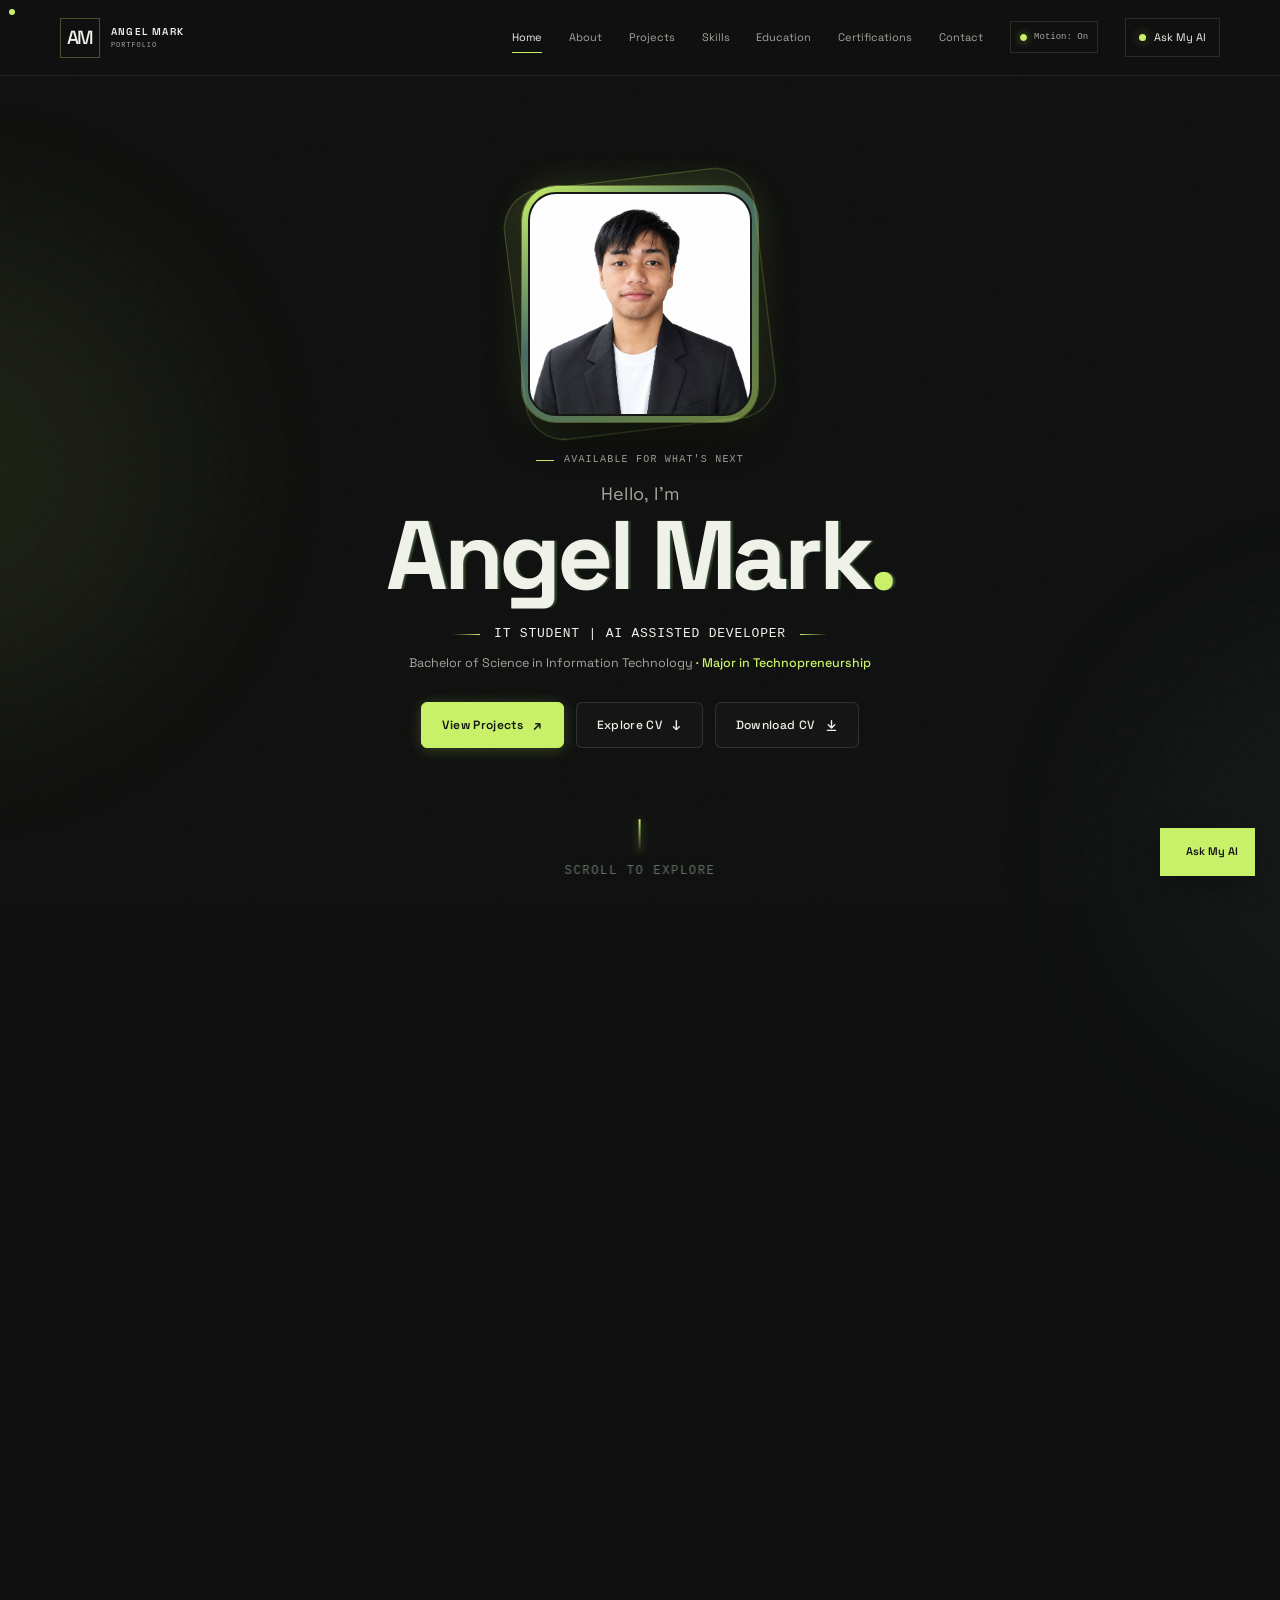
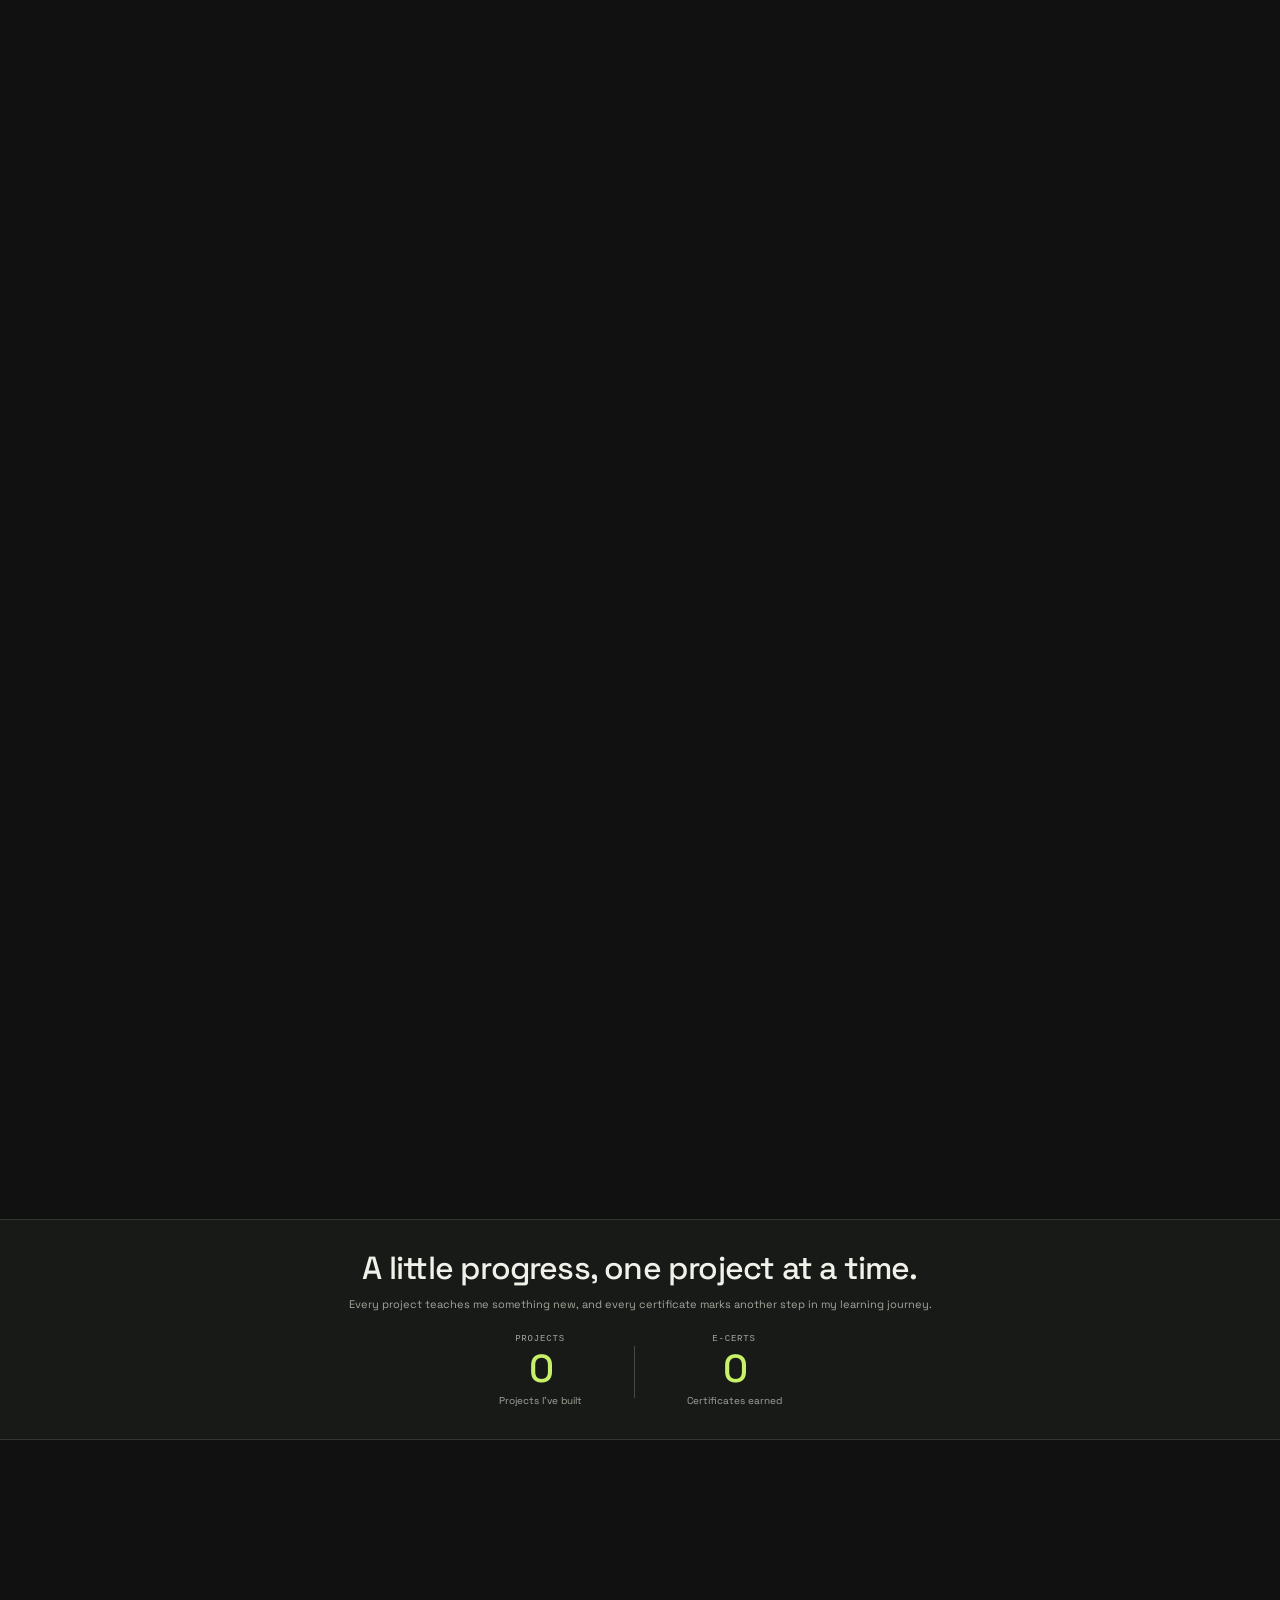
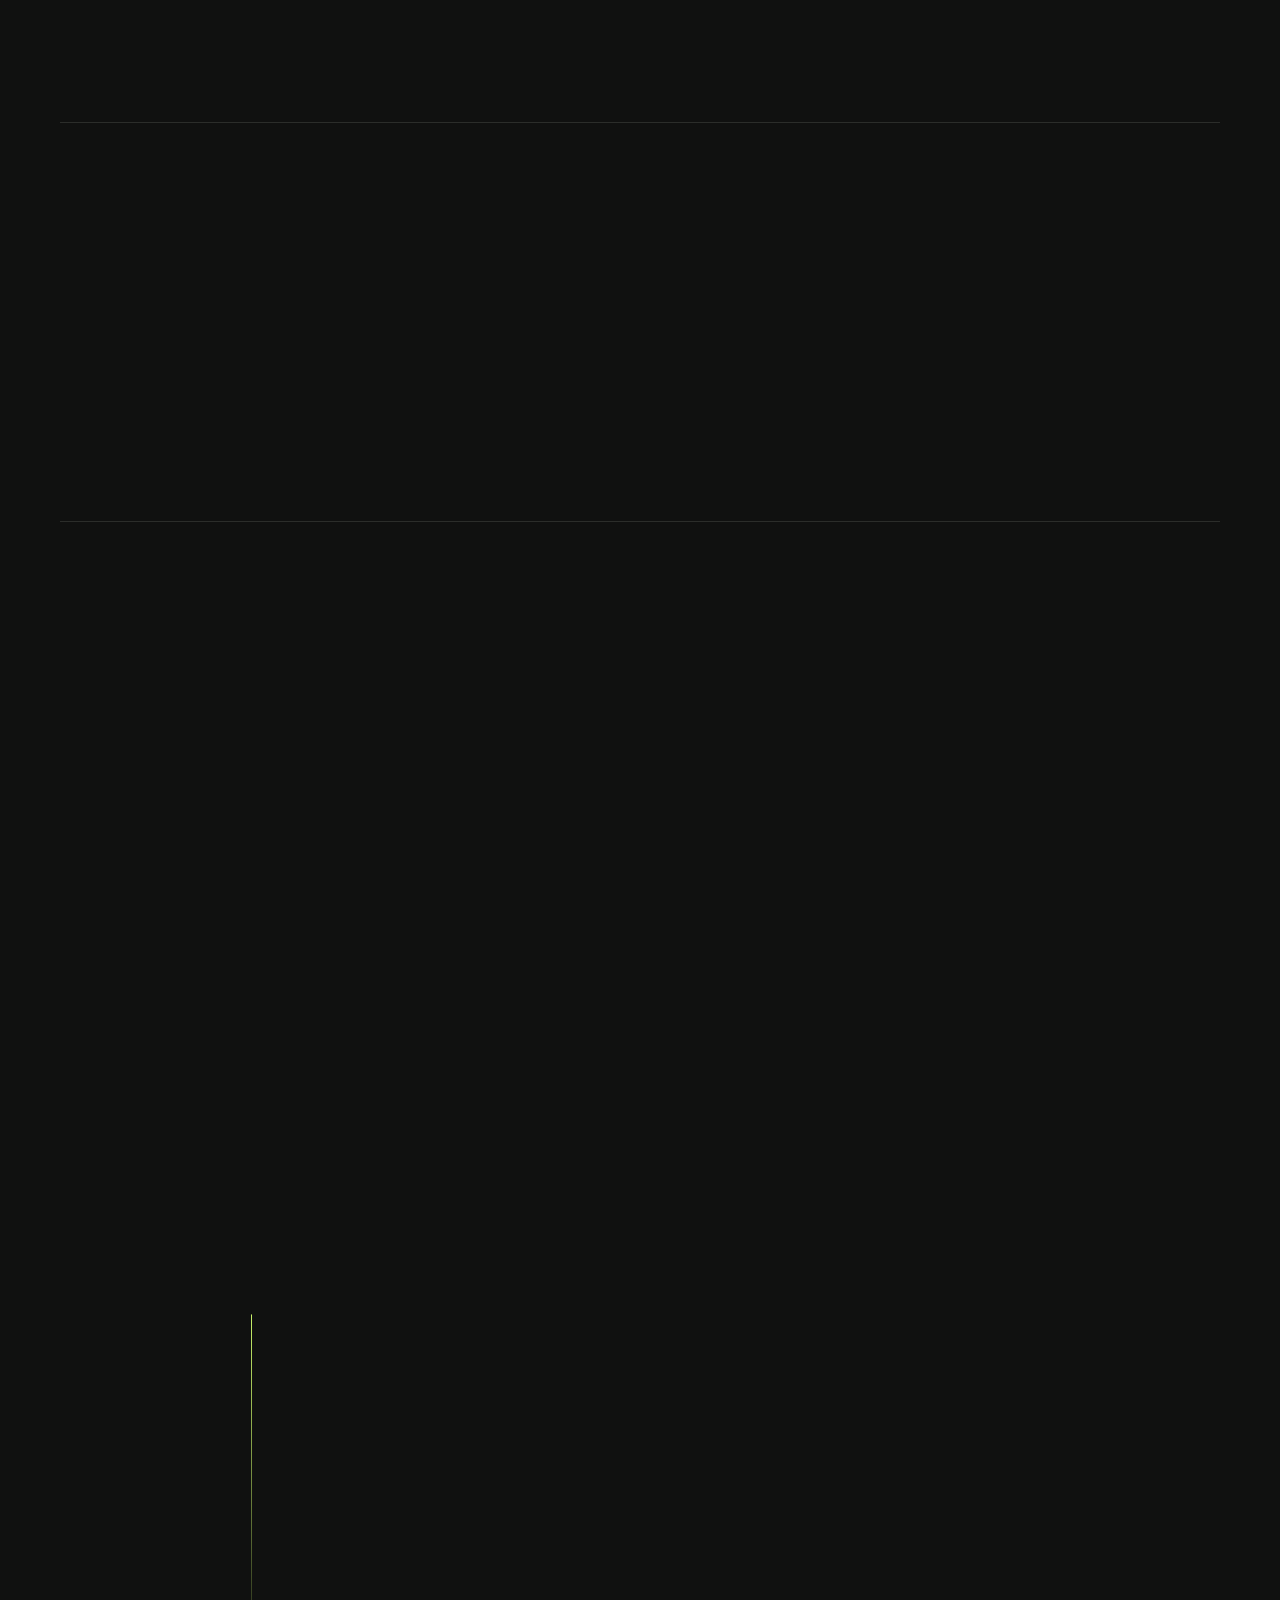
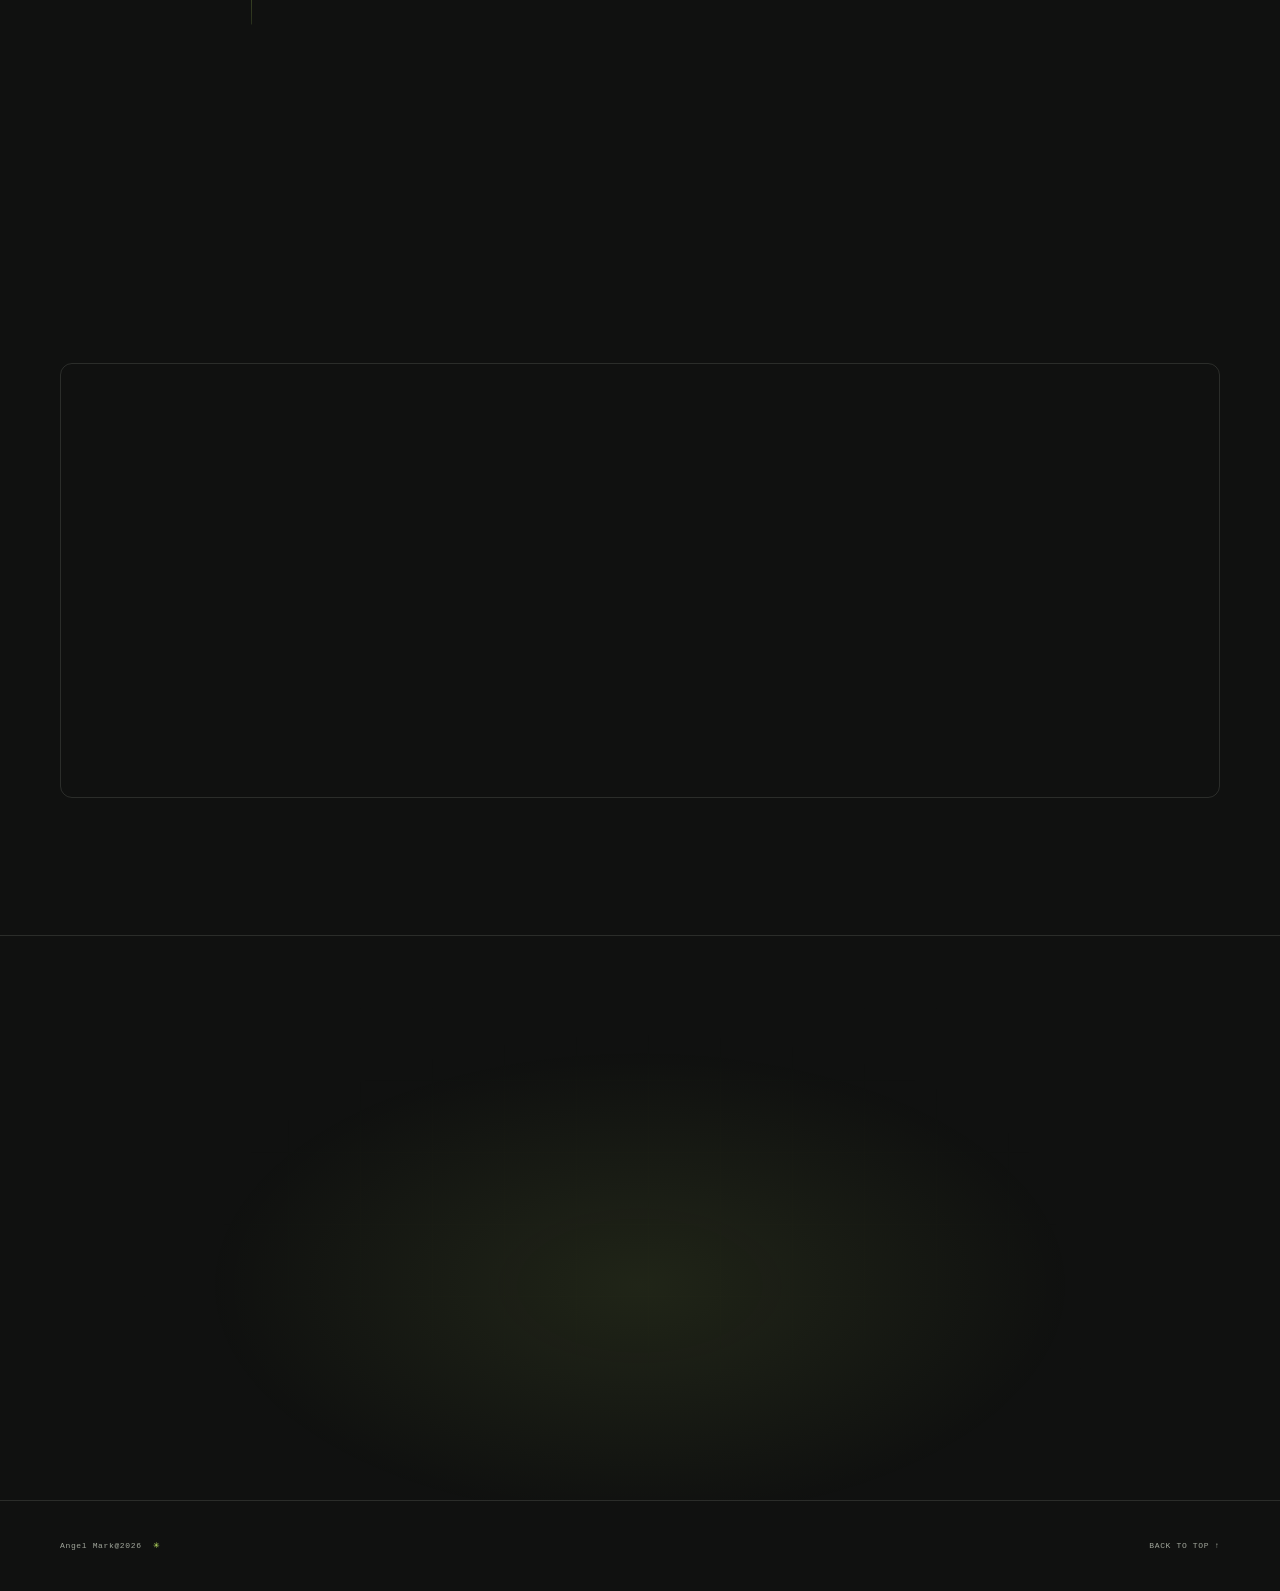
<file: index.html>
<!doctype html>
<html lang="en">

<head>
  <meta charset="utf-8">
  <meta name="viewport" content="width=device-width, initial-scale=1">
  <meta name="theme-color" content="#101110">
  <meta name="description"
    content="An interactive developer portfolio focused on Android, the web, and AI-assisted applications.">
  <title>Angel Mark | Portfolio</title>
  <link rel="preconnect" href="https://fonts.googleapis.com">
  <link rel="preconnect" href="https://fonts.gstatic.com" crossorigin>
  <link href="https://fonts.googleapis.com/css2?family=Space+Grotesk:wght@400;500;600;700&display=swap"
    rel="stylesheet">
  <link rel="stylesheet" href="css/style.css">
  <script src="js/portfolio-data.js" defer></script>
  <script src="js/main.js" defer></script>
  <script src="js/assistant.js" defer></script>
</head>

<body>
  <a class="skip-link" href="#main">Skip to content</a>
  <div class="site-noise" aria-hidden="true"></div>
  <div class="ambient ambient-one" aria-hidden="true"></div>
  <div class="ambient ambient-two" aria-hidden="true"></div>

  <header class="site-header" id="top">
    <a class="wordmark" href="#home" aria-label="Portfolio home">
      <span class="brand-monogram" aria-hidden="true"><span class="brand-monogram-text">AM</span></span>
      <span class="brand-copy"><span class="brand-name">ANGEL MARK</span><span class="brand-caption">PORTFOLIO</span></span>
    </a>
    <button class="menu-toggle" type="button" aria-expanded="false" aria-controls="primary-nav"
      aria-label="Open navigation"><span></span><span></span></button>
    <nav class="primary-nav" id="primary-nav" aria-label="Primary navigation">
      <a href="#home" class="nav-link is-active">Home</a>
      <a href="#about" class="nav-link">About</a>
      <a href="#projects" class="nav-link">Projects</a>
      <a href="#skills" class="nav-link">Skills</a>
      <a href="#education" class="nav-link">Education</a>
      <a href="#certifications" class="nav-link">Certifications</a>
      <a href="#contact" class="nav-link">Contact</a>
      <button class="motion-toggle" type="button" aria-pressed="false" aria-label="Enable animations"
        title="Enable or disable animations"><span class="motion-toggle-indicator" aria-hidden="true"></span><span
          class="motion-toggle-label">Motion: Off</span></button>
      <button class="nav-assistant ai-glitch-button" type="button" data-open-assistant><span class="status-dot"></span>
        Ask My AI<span class="ai-button-blink" aria-hidden="true"></span></button>
    </nav>
  </header>

  <main id="main">
    <section class="hero section-shell" id="home" aria-labelledby="hero-title">
      <div class="hero-grid" aria-hidden="true"></div>
      <div class="hero-copy" data-parallax="0.08">
        <a class="profile-badge" href="Profile.jpg" target="_blank" rel="noopener"
          aria-label="View the full-size portrait of Angel Mark" data-profile-tilt><img class="profile-photo"
            src="Profile.jpg" alt="Portrait of Angel Mark" fetchpriority="high"></a>
        <p class="eyebrow hero-status"><span class="status-dot"></span> AVAILABLE FOR WHAT'S NEXT</p>
        <p class="hero-intro">Hello, I'm</p>
        <h1 id="hero-title"><span>Angel Mark<span class="accent-dot">.</span></span><span class="hero-title-slice"
            aria-hidden="true">Angel Mark.</span><span class="hero-title-binary"
            aria-hidden="true"><span>01001101</span><span>01000001</span><span>01010010</span><span>01001011</span><span>01000001</span><span>01001110</span><span>01000111</span><span>01000101</span></span>
        </h1>
        <div class="hero-role"><span class="hero-line"></span><span>IT Student | AI assisted developer</span><span
            class="hero-line"></span></div>
        <p class="hero-education">Bachelor of Science in Information Technology <span class="hero-education-major">·
            Major in Technopreneurship</span></p>
        <div class="hero-actions">
          <a class="button button-primary magnetic" href="#projects">View Projects <span class="btn-icon"
              aria-hidden="true">↗</span></a>
          <a class="button button-secondary magnetic" href="#about">Explore CV <span class="btn-icon"
              aria-hidden="true">↓</span></a>
          <a class="button button-secondary magnetic" href="assets/Angel-Mark-CV.pdf"
            download="Angel-Mark-CV.pdf">Download CV <span class="download-icon" aria-hidden="true"><svg width="13"
                height="13" viewBox="0 0 14 14" fill="none" xmlns="http://www.w3.org/2000/svg">
                <path d="M7 1.75V9.625M7 9.625L3.5 6.125M7 9.625L10.5 6.125M2.625 12.25H11.375" stroke="currentColor"
                  stroke-width="1.5" stroke-linecap="round" stroke-linejoin="round" />
              </svg></span></a>
        </div>
      </div>
      <a class="scroll-cue" href="#about" aria-label="Scroll to explore"><span
          class="scroll-cue-line"></span><span class="scroll-cue-label"
          data-binary="01010011 01000011 01010010 01001111 01001100 01001100">SCROLL TO EXPLORE</span></a>
    </section>

    <section class="section-shell about-section" id="about" aria-labelledby="about-title">
      <div class="section-heading reveal">
        <div>
          <p class="eyebrow">01 / THE PERSON BEHIND THE BUILD</p>
          <h2 id="about-title" class="binary-title" data-binary-reveal><span class="binary-title-text">Building technology.<br><span class="serif-accent">Creating experiences.</span></span></h2>
        </div><span class="section-mark">01</span>
      </div>
      <div class="about-layout">
        <div class="about-lead reveal">
          <span class="about-divider" aria-hidden="true"></span>
          <p class="body-copy">I build web applications and Android apps as I continue to learn and improve my skills. I enjoy turning ideas into working projects and finding ways to make them useful and user-friendly. Each project gives me a chance to learn something new and become better at what I do.</p><a class="text-link" href="#experience">Explore contributions <span>↗</span></a>
        </div>
        <div class="focus-panel reveal" data-scroll-parallax="8">
          <div class="focus-top"><span>AREAS OF FOCUS</span><span>04</span></div>
          <div class="focus-list">
            <span>Android development</span>
            <span>Web development</span>
            <span>Interactive UI</span>
            <span>User experience</span>
          </div>
        </div>
      </div>
    </section>

    <section class="section-shell projects-section" id="projects" aria-labelledby="projects-title">
      <div class="section-heading reveal">
        <div>
          <p class="eyebrow">02 / SELECTED WORK</p>
          <h2 id="projects-title" class="binary-title" data-binary-reveal><span class="binary-title-text">Built for
              <span class="serif-accent">real life.</span></span></h2>
        </div>
        <div class="section-counter"><span class="counter-value" data-counter="2"
            data-suffix="">0</span><span>PROJECTS<br>FEATURED</span></div>
      </div>
      <div class="project-list" id="project-list"></div>
    </section>

    <section class="stats-strip" aria-label="Portfolio statistics">
      <div class="stats-inner">
        <div class="stats-intro">
          <h2 class="stats-heading">A little progress, one project at a time.</h2>
          <p>Every project teaches me something new, and every certificate marks another step in my learning journey.</p>
        </div>
        <div class="stats-counters">
          <div class="stat-item">
            <span class="stat-label">PROJECTS</span>
            <strong class="stat-number" data-counter="2">0</strong>
            <span class="stat-support">Projects I've built</span>
          </div>
          <span class="stat-rule" aria-hidden="true"></span>
          <div class="stat-item">
            <span class="stat-label">E-CERTS</span>
            <strong class="stat-number" data-counter="5" data-suffix="+">0</strong>
            <span class="stat-support">Certificates earned</span>
          </div>
        </div>
      </div>
    </section>

    <section class="section-shell skills-section" id="skills" aria-labelledby="skills-title">
      <div class="section-heading reveal">
        <div>
          <p class="eyebrow">03 / TOOLS OF THE TRADE</p>
          <h2 id="skills-title" class="binary-title" data-binary-reveal><span class="binary-title-text">Curiosity, <span
                class="serif-accent">in practice.</span></span></h2>
        </div><span class="section-mark">03</span>
      </div>
      <div class="skills-grid">
        <article class="skill-group reveal" data-scroll-parallax="8">
          <div class="skill-group-head"><span>01</span>
            <h3>Development</h3>
          </div>
          <div class="skill-tags">
            <span><img class="skill-icon" src="icons/kotlin.svg" alt="" aria-hidden="true" width="16" height="16" loading="eager">Kotlin</span>
            <span><img class="skill-icon" src="icons/javascript.svg" alt="" aria-hidden="true" width="16" height="16" loading="eager">JavaScript</span>
            <span><img class="skill-icon" src="icons/html5.svg" alt="" aria-hidden="true" width="16" height="16" loading="eager">HTML</span>
            <span><img class="skill-icon" src="icons/css.svg" alt="" aria-hidden="true" width="16" height="16" loading="eager">CSS</span>
            <span><img class="skill-icon" src="icons/jetpack-compose.svg" alt="" aria-hidden="true" width="16" height="16" loading="eager">Jetpack Compose</span>
          </div>
        </article>
        <article class="skill-group reveal" data-scroll-parallax="8">
          <div class="skill-group-head"><span>02</span>
            <h3>Tools</h3>
          </div>
          <div class="skill-tags">
            <span><img class="skill-icon" src="icons/android-studio.svg" alt="" aria-hidden="true" width="16" height="16" loading="eager">Android Studio</span>
            <span><img class="skill-icon" src="icons/visual-studio-code.svg" alt="" aria-hidden="true" width="16" height="16" loading="eager">VS Code</span>
            <span><img class="skill-icon" src="icons/sqlite.svg" alt="" aria-hidden="true" width="16" height="16" loading="eager">SQLite</span>
            <span><img class="skill-icon" src="icons/git.svg" alt="" aria-hidden="true" width="16" height="16" loading="eager">Git</span>
            <span><img class="skill-icon" src="icons/github-badge.svg" alt="" aria-hidden="true" width="16" height="16" loading="eager">GitHub</span>
            <span><img class="skill-icon" src="icons/canva.svg" alt="" aria-hidden="true" width="16" height="16" loading="eager">Canva</span>
            <span><img class="skill-icon" src="icons/capcut.svg" alt="" aria-hidden="true" width="16" height="16" loading="eager">CapCut</span>
            <span><img class="skill-icon" src="icons/lottiefiles.svg" alt="" aria-hidden="true" width="16" height="16" loading="eager">LottieFiles</span>
          </div>
        </article>
        <article class="skill-group reveal" data-scroll-parallax="8">
          <div class="skill-group-head"><span>03</span>
            <h3>Soft Skills</h3>
          </div>
          <div class="skill-tags">
            <span>Teamwork</span><span>Adaptability</span><span>Attention to detail</span><span>Time management</span>
          </div>
        </article>
      </div>
    </section>

    <section class="section-shell experience-section" id="experience" aria-labelledby="experience-title">
      <div class="experience-aside reveal">
        <p class="eyebrow">04 / HOW I CONTRIBUTE</p>
        <h2 id="experience-title" class="binary-title" data-binary-reveal><span class="binary-title-text">The
            work<br>behind the <span class="serif-accent">work.</span></span></h2>
        <p class="body-copy">Hands-on contributions across the build, from first interface to final debug pass.</p>
      </div>
      <div class="experience-content reveal">
        <div class="role-label"><span class="role-indicator"></span><span>CONTRIBUTION FOCUS</span><strong>Project
            contributions</strong></div>
        <div class="contribution-list"><span>Application development</span><span>UI implementation</span><span>Feature
            development</span><span>Testing &amp; debugging</span><span>Animation implementation</span><span>AI
            integration</span></div>
      </div>
    </section>

    <section class="section-shell education-section" id="education" aria-labelledby="education-title">
      <div class="section-heading reveal">
        <div>
          <p class="eyebrow">05 / LEARNING JOURNEY</p>
          <h2 id="education-title" class="binary-title" data-binary-reveal><span class="binary-title-text">Educational
              <span class="serif-accent">background.</span></span></h2>
        </div><span class="section-mark">05</span>
      </div>
      <div class="education-timeline" data-scroll-parallax="10">
        <article class="education-item reveal"><span class="edu-index">01</span><span class="edu-dot"></span>
          <div class="edu-content"><span class="edu-level">ELEMENTARY</span>
            <h3>Camp 1 Elementary School</h3>
          </div><span class="edu-arrow">↗</span>
        </article>
        <article class="education-item reveal"><span class="edu-index">02</span><span class="edu-dot"></span>
          <div class="edu-content"><span class="edu-level">HIGH SCHOOL</span>
            <h3>San Andres Academy of Maramag, Inc.</h3>
          </div><span class="edu-arrow">↗</span>
        </article>
        <article class="education-item reveal"><span class="edu-index">03</span><span class="edu-dot"></span>
          <div class="edu-content"><span class="edu-level">COLLEGE</span>
            <h3>Torres Capitol College, Inc.</h3>
          </div><span class="edu-arrow">↗</span>
        </article>
      </div>
    </section>

    <section class="section-shell certifications-section" id="certifications" aria-labelledby="certifications-title">
      <div class="section-heading reveal">
        <div>
          <p class="eyebrow">06 / CONTINUOUS LEARNING</p>
          <h2 id="certifications-title" class="binary-title" data-binary-reveal><span class="binary-title-text">Attended
              <span class="serif-accent">Webinars and Trainings.</span></span></h2>
        </div>
        <div class="section-counter"><span class="counter-value" data-counter="5"
            data-suffix="+">0</span><span>E-CERTS<br>RECORDED</span></div>
      </div>
      <p class="cert-intro reveal">Five or more certificates have been noted. Individual certificate details have not
        been provided.</p>
      <div class="cert-grid" id="cert-grid"></div>
    </section>

    <section class="closing-cta" id="contact" aria-labelledby="cta-title">
      <div class="closing-grid" aria-hidden="true"></div>
      <div class="closing-inner reveal">
        <p class="eyebrow"><span class="status-dot"></span> 07 / GET IN TOUCH</p>
        <h2 id="cta-title" class="contact-title-motion" data-scroll-parallax="9">Let's connect.<br><span
            class="serif-accent">Curious about my work?</span></h2>
        <p>I'm building my skills through web development, Android applications, and AI-powered projects. Explore what I've built, or ask my portfolio assistant about my projects and technologies.</p>
        <div class="closing-actions"><button class="button button-primary magnetic ai-glitch-button" type="button"
            data-open-assistant>Ask My AI <span aria-hidden="true">↗</span><span class="ai-button-blink"
              aria-hidden="true"></span></button><a class="button button-secondary magnetic" href="#projects">View
            Projects <span aria-hidden="true">↓</span></a><a class="button button-secondary magnetic"
            href="https://mail.google.com/mail/?view=cm&amp;fs=1&amp;to=zerosub704@gmail.com">Email me <span aria-hidden="true">✉</span></a></div>
      </div>
    </section>
  </main>

  <footer class="site-footer"><span>Angel Mark@2026 <b>✳</b></span><a href="#top" class="back-top">BACK TO TOP ↑</a></footer>

  <div class="custom-cursor" aria-hidden="true"><span></span></div>
  <div class="modal-backdrop" id="project-modal" hidden>
    <section class="project-modal" role="dialog" aria-modal="true" aria-labelledby="modal-title"><button
        class="modal-close" type="button" aria-label="Close project details">×</button>
      <div class="modal-content" id="modal-content"></div>
    </section>
  </div>

  <button class="assistant-launcher ai-glitch-button" type="button" data-open-assistant aria-expanded="false"
    aria-controls="assistant-panel" aria-label="Open portfolio assistant"><span class="launcher-icon"></span><span>Ask My AI</span><span
      class="ai-button-blink" aria-hidden="true"></span></button>
  <section class="chat-panel" id="assistant-panel" role="dialog" aria-labelledby="chat-title" hidden>
    <header class="chat-header">
      <div class="chat-avatar">✳</div>
      <div class="chat-title"><strong id="chat-title">Portfolio Assistant</strong><span><i class="status-dot"></i>
          Local, rule-based answers</span></div><button class="chat-clear" type="button" aria-label="Clear conversation"
        title="Clear conversation"><span aria-hidden="true">↺</span> Clear</button><button class="chat-minimize"
        type="button" aria-label="Close assistant">×</button>
    </header>
    <div class="chat-messages" id="chat-messages" role="log" aria-label="Conversation" aria-live="polite"
      aria-relevant="additions text">
      <div class="chat-message assistant-message"><span class="message-avatar">✳</span>
        <p>Hi! I'm Angel Mark's portfolio assistant. I can answer questions about the projects, skills, education, and
          contact details listed here. I'm rule-based, not generative AI.</p>
      </div>
    </div>
    <div class="suggested-questions"><button type="button">What is EduTech Mobile?</button><button type="button">Where
        did they study?</button></div>
    <form class="chat-form" id="chat-form"><label class="visually-hidden" for="chat-input">Ask a question about the
        portfolio</label><input id="chat-input" name="question" placeholder="Ask about this portfolio…"
        autocomplete="off"><button type="submit" aria-label="Send message">↑</button></form>
    <p class="chat-disclaimer" id="chat-disclaimer">Rule-based, not generative AI · No API key or external service</p>
  </section>
  <script>document.documentElement.classList.add('js');</script>
</body>

</html>
</file>
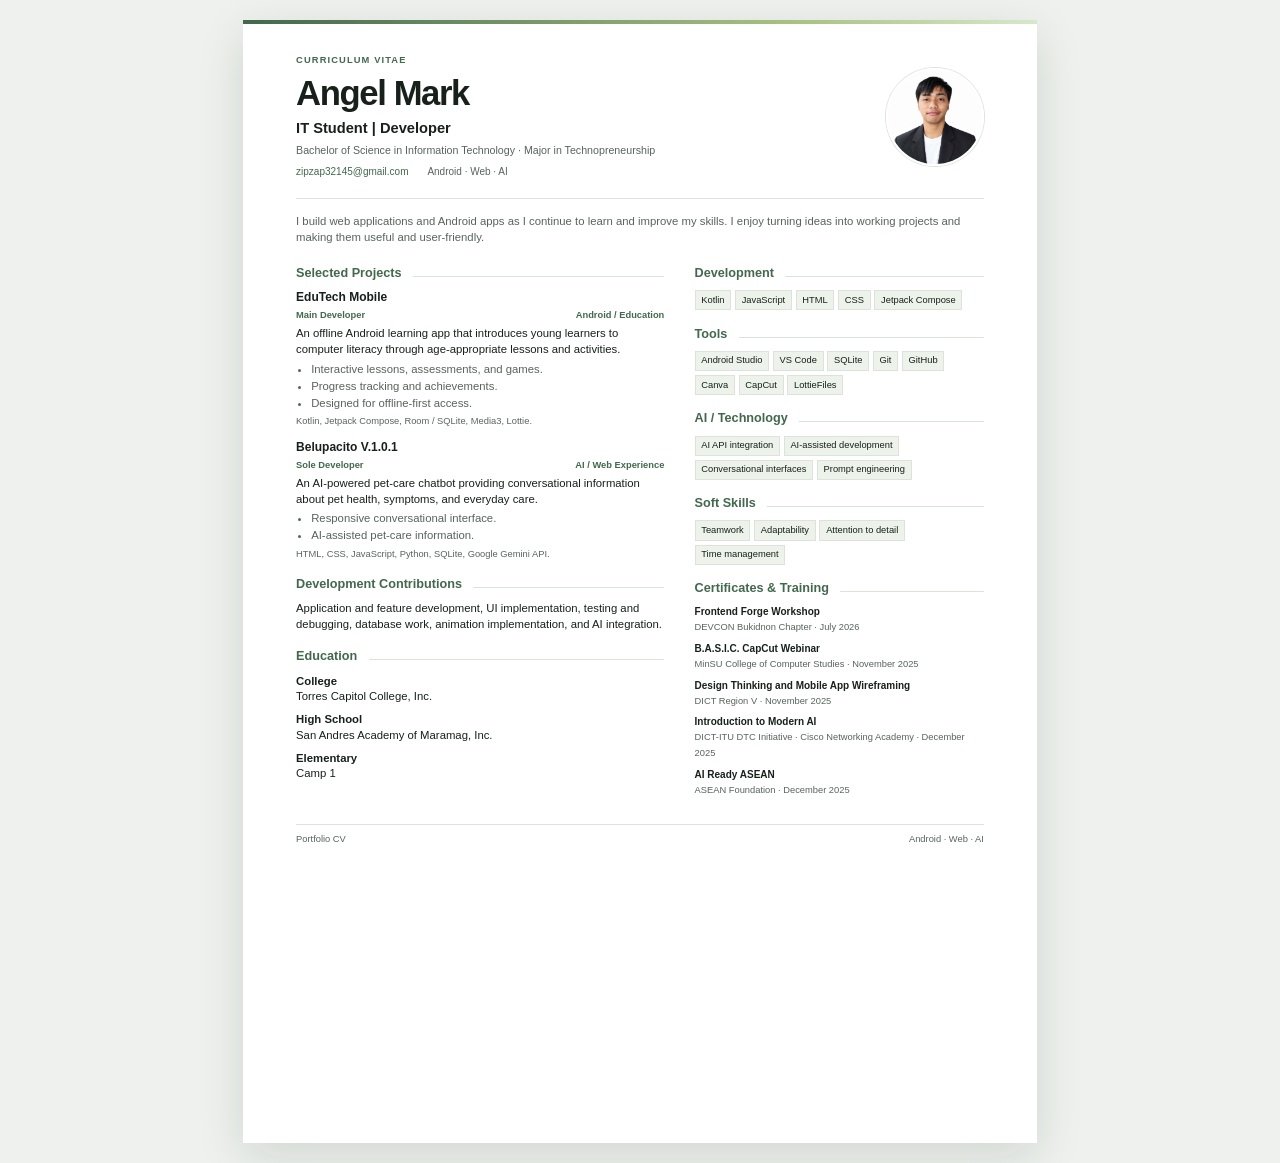
<file: assets/cv.html>
<!doctype html>
<html lang="en">
<head>
  <meta charset="utf-8">
  <meta name="viewport" content="width=device-width, initial-scale=1">
  <meta name="description" content="Curriculum vitae for Angel Mark, IT student and developer working across Android, web, and AI-powered projects.">
  <title>Angel Mark | Curriculum Vitae</title>
  <style>
    :root { color-scheme: light; --ink: #18201b; --muted: #59635d; --line: #dce3dc; --green: #42684d; --pale: #edf3eb; }
    * { box-sizing: border-box; }
    body { margin: 0; background: #eef1ed; color: var(--ink); font: 8.5pt/1.4 "Segoe UI", Arial, sans-serif; }
    .page { width: min(210mm, 100%); min-height: 297mm; margin: 20px auto; padding: 13mm 14mm; background: #fff; box-shadow: 0 14px 45px rgba(20, 31, 23, .12); }
    .topline { height: 4px; margin: -13mm -14mm 8mm; background: linear-gradient(90deg, var(--green), #a9c381 70%, #d7e8cb); }
    header { display: grid; grid-template-columns: 1fr 26mm; align-items: center; gap: 10mm; padding-bottom: 5mm; border-bottom: 1px solid var(--line); }
    .eyebrow { margin: 0 0 2mm; color: var(--green); font-size: 7pt; font-weight: 700; letter-spacing: .12em; text-transform: uppercase; }
    h1 { margin: 0; font-size: 26pt; line-height: 1.04; letter-spacing: -.04em; }
    .role { margin: 2mm 0 1mm; font-size: 11pt; font-weight: 600; }
    .degree { margin: 0; color: var(--muted); font-size: 8pt; }
    .portrait { display: block; width: 26mm; height: 26mm; border: 2px solid #fff; border-radius: 50%; object-fit: cover; object-position: center 24%; box-shadow: 0 0 0 1px var(--line); }
    .contact-line { display: flex; flex-wrap: wrap; gap: 2mm 5mm; margin-top: 2mm; color: var(--muted); font-size: 7.5pt; }
    a { color: var(--green); text-decoration: none; }
    .summary { margin: 4mm 0 5mm; color: var(--muted); font-size: 8.5pt; }
    .columns { display: grid; grid-template-columns: 1.12fr .88fr; gap: 8mm; }
    section { margin: 0 0 4mm; break-inside: avoid; }
    .section-title { display: flex; align-items: baseline; gap: 3mm; margin: 0 0 2mm; color: var(--green); font-size: 9.5pt; }
    .section-title::after { height: 1px; flex: 1; background: var(--line); content: ""; }
    article { margin-bottom: 3mm; break-inside: avoid; }
    h3 { margin: 0; font-size: 9pt; line-height: 1.3; }
    .meta { display: flex; flex-wrap: wrap; justify-content: space-between; gap: 1mm 3mm; margin: 1mm 0; color: var(--green); font-size: 7pt; font-weight: 600; }
    p { margin: 0; }
    ul { margin: 1mm 0 0; padding-left: 4mm; color: var(--muted); }
    li { margin-bottom: .3mm; }
    .note { margin-top: 1mm; color: var(--muted); font-size: 7pt; }
    .education-item { margin-bottom: 1.8mm; }
    .education-item strong { display: block; }
    .tag-list { display: flex; flex-wrap: wrap; gap: 1mm; }
    .tag { padding: .7mm 1.5mm; border: 1px solid var(--line); background: var(--pale); color: var(--ink); font-size: 7pt; }
    .certificate { margin-bottom: 1.8mm; }
    .certificate strong { display: block; font-size: 7.5pt; }
    .certificate span { color: var(--muted); font-size: 7pt; }
    footer { display: flex; justify-content: space-between; margin-top: 3mm; padding-top: 2mm; border-top: 1px solid var(--line); color: var(--muted); font-size: 7pt; }
    @page { size: A4; margin: 0; }
    @media print {
      body { background: #fff; }
      .page { width: 210mm; min-height: 297mm; margin: 0; box-shadow: none; }
      * { print-color-adjust: exact; -webkit-print-color-adjust: exact; }
    }
    @media (max-width: 680px) {
      .page { min-height: 0; margin: 0; padding: 28px 22px; }
      .topline { margin: -28px -22px 24px; }
      header { grid-template-columns: 1fr 76px; gap: 16px; }
      .portrait { width: 76px; height: 76px; }
      h1 { font-size: 27px; }
      .columns { grid-template-columns: 1fr; gap: 0; }
    }
  </style>
</head>
<body>
  <main class="page">
    <div class="topline" aria-hidden="true"></div>
    <header>
      <div>
        <p class="eyebrow">Curriculum Vitae</p>
        <h1>Angel Mark</h1>
        <p class="role">IT Student | Developer</p>
        <p class="degree">Bachelor of Science in Information Technology · Major in Technopreneurship</p>
        <p class="contact-line"><a href="mailto:zipzap32145@gmail.com">zipzap32145@gmail.com</a><span>Android · Web · AI</span></p>
      </div>
      <img class="portrait" src="../Profile.jpg" alt="Portrait of Angel Mark">
    </header>
    <p class="summary">I build web applications and Android apps as I continue to learn and improve my skills. I enjoy turning ideas into working projects and making them useful and user-friendly.</p>

    <div class="columns">
      <div>
        <section>
          <h2 class="section-title">Selected Projects</h2>
          <article>
            <h3>EduTech Mobile</h3>
            <p class="meta"><span>Main Developer</span><span>Android / Education</span></p>
            <p>An offline Android learning app that introduces young learners to computer literacy through age-appropriate lessons and activities.</p>
            <ul><li>Interactive lessons, assessments, and games.</li><li>Progress tracking and achievements.</li><li>Designed for offline-first access.</li></ul>
            <p class="note">Kotlin, Jetpack Compose, Room / SQLite, Media3, Lottie.</p>
          </article>
          <article>
            <h3>Belupacito V.1.0.1</h3>
            <p class="meta"><span>Sole Developer</span><span>AI / Web Experience</span></p>
            <p>An AI-powered pet-care chatbot providing conversational information about pet health, symptoms, and everyday care.</p>
            <ul><li>Responsive conversational interface.</li><li>AI-assisted pet-care information.</li></ul>
            <p class="note">HTML, CSS, JavaScript, Python, SQLite, Google Gemini API.</p>
          </article>
        </section>
        <section>
          <h2 class="section-title">Development Contributions</h2>
          <p>Application and feature development, UI implementation, testing and debugging, database work, animation implementation, and AI integration.</p>
        </section>
        <section>
          <h2 class="section-title">Education</h2>
          <p class="education-item"><strong>College</strong>Torres Capitol College, Inc.</p>
          <p class="education-item"><strong>High School</strong>San Andres Academy of Maramag, Inc.</p>
          <p class="education-item"><strong>Elementary</strong>Camp 1</p>
        </section>
      </div>
      <div>
        <section>
          <h2 class="section-title">Development</h2>
          <div class="tag-list"><span class="tag">Kotlin</span><span class="tag">JavaScript</span><span class="tag">HTML</span><span class="tag">CSS</span><span class="tag">Jetpack Compose</span></div>
        </section>
        <section>
          <h2 class="section-title">Tools</h2>
          <div class="tag-list"><span class="tag">Android Studio</span><span class="tag">VS Code</span><span class="tag">SQLite</span><span class="tag">Git</span><span class="tag">GitHub</span><span class="tag">Canva</span><span class="tag">CapCut</span><span class="tag">LottieFiles</span></div>
        </section>
        <section>
          <h2 class="section-title">AI / Technology</h2>
          <div class="tag-list"><span class="tag">AI API integration</span><span class="tag">AI-assisted development</span><span class="tag">Conversational interfaces</span><span class="tag">Prompt engineering</span></div>
        </section>
        <section>
          <h2 class="section-title">Soft Skills</h2>
          <div class="tag-list"><span class="tag">Teamwork</span><span class="tag">Adaptability</span><span class="tag">Attention to detail</span><span class="tag">Time management</span></div>
        </section>
        <section>
          <h2 class="section-title">Certificates &amp; Training</h2>
          <p class="certificate"><strong>Frontend Forge Workshop</strong><span>DEVCON Bukidnon Chapter · July 2026</span></p>
          <p class="certificate"><strong>B.A.S.I.C. CapCut Webinar</strong><span>MinSU College of Computer Studies · November 2025</span></p>
          <p class="certificate"><strong>Design Thinking and Mobile App Wireframing</strong><span>DICT Region V · November 2025</span></p>
          <p class="certificate"><strong>Introduction to Modern AI</strong><span>DICT-ITU DTC Initiative · Cisco Networking Academy · December 2025</span></p>
          <p class="certificate"><strong>AI Ready ASEAN</strong><span>ASEAN Foundation · December 2025</span></p>
        </section>
      </div>
    </div>
    <footer><span>Portfolio CV</span><span>Android · Web · AI</span></footer>
  </main>
</body>
</html>
</file>
<file: css/style.css>
@font-face {
  font-family: "Neue Machina";
  src: local("Neue Machina"), local("NeueMachina-Regular");
  font-style: normal;
  font-weight: 400 800;
  font-display: swap;
}

:root {
  color-scheme: dark;
  --bg: #101110;
  --bg-soft: #161816;
  --panel: #1c1f1c;
  --panel-light: #242824;
  --ink: #f0f1e9;
  --muted: #a2a79c;
  --dim: #686e64;
  --line: rgba(233, 239, 221, 0.13);
  --lime: #c8f169;
  --orange: #ff805c;
  --cyan: #8cdbd0;
  --card-radius: 12px;
  --display: "Neue Machina", "Space Grotesk", "Trebuchet MS", sans-serif;
  --body: "Space Grotesk", "Segoe UI", sans-serif;
  --mono: "SFMono-Regular", Consolas, "Liberation Mono", monospace;
  --page-width: 1160px;
}

* { box-sizing: border-box; }
html { overflow-x: clip; scroll-behavior: smooth; scroll-padding-top: 88px; }
body { margin: 0; overflow-x: hidden; background: var(--bg); color: var(--ink); font-family: var(--body); font-size: 15px; line-height: 1.55; -webkit-font-smoothing: antialiased; }
body.modal-open { overflow: hidden; }
button, input { font: inherit; }
button, a { -webkit-tap-highlight-color: transparent; }
a { color: inherit; text-decoration: none; }
button { color: inherit; }
::selection { background: var(--lime); color: var(--bg); }
:focus-visible { outline: 2px solid var(--lime); outline-offset: 4px; }

.skip-link, .visually-hidden { position: absolute; width: 1px; height: 1px; padding: 0; margin: -1px; overflow: hidden; clip: rect(0, 0, 0, 0); white-space: nowrap; border: 0; }
.skip-link:focus { position: fixed; z-index: 1000; top: 12px; left: 12px; width: auto; height: auto; margin: 0; padding: 12px 16px; clip: auto; background: var(--lime); color: var(--bg); }
.site-noise { position: fixed; z-index: -1; inset: 0; pointer-events: none; opacity: .035; background-image: url("data:image/svg+xml,%3Csvg viewBox='0 0 180 180' xmlns='http://www.w3.org/2000/svg'%3E%3Cfilter id='n'%3E%3CfeTurbulence type='fractalNoise' baseFrequency='.94' numOctaves='3' stitchTiles='stitch'/%3E%3C/filter%3E%3Crect width='100%25' height='100%25' filter='url(%23n)' opacity='.46'/%3E%3C/svg%3E"); }
.ambient { position: fixed; z-index: -1; width: 460px; height: 460px; border-radius: 50%; pointer-events: none; filter: blur(100px); opacity: .08; }
.ambient-one { top: 240px; left: -280px; background: var(--lime); }
.ambient-two { right: -300px; bottom: -180px; background: var(--cyan); opacity: .045; }
.section-shell { width: min(var(--page-width), calc(100% - 112px)); margin-inline: auto; }
.eyebrow { margin: 0; color: var(--muted); font: 500 10px/1.4 var(--mono); letter-spacing: .08em; }
.eyebrow .status-dot { margin-right: 9px; }
.status-dot { display: inline-block; width: 7px; height: 7px; border-radius: 50%; background: var(--lime); box-shadow: 0 0 12px rgba(200, 241, 105, .48); vertical-align: 1px; }
.accent-dot { color: var(--lime); }
.serif-accent { color: var(--lime); font-family: var(--display); font-weight: 400; }

.site-header { position: fixed; z-index: 30; inset: 0 0 auto; display: flex; align-items: center; justify-content: space-between; height: 76px; padding: 0 max(56px, calc((100vw - var(--page-width)) / 2)); border-bottom: 1px solid rgba(233, 239, 221, .09); background: rgba(16, 17, 16, .82); backdrop-filter: blur(18px); }
.wordmark { display: inline-flex; flex: 0 0 auto; align-items: center; gap: 11px; color: var(--ink); }
.brand-monogram { position: relative; display: grid; width: 40px; height: 40px; flex: 0 0 40px; place-items: center; overflow: hidden; border: 1px solid rgba(200, 241, 105, .3); color: var(--ink); }
.brand-monogram::before { position: absolute; inset: 0; display: grid; place-items: center; background: var(--bg); color: var(--lime); content: "01000001 01001101"; font: 500 5px/1 var(--mono); letter-spacing: -.08em; opacity: 0; pointer-events: none; animation: brand-binary-glitch 6.2s steps(1, end) infinite; }
.brand-monogram-text { font: 500 19px/.9 var(--display); letter-spacing: -.1em; animation: brand-blackout 6.2s steps(1, end) infinite; }
.brand-copy { display: grid; gap: 5px; }
.brand-name { font: 600 10px/1 var(--display); letter-spacing: .12em; }
.brand-caption { color: var(--muted); font: 7px/1 var(--mono); letter-spacing: .13em; }
.wordmark:hover .brand-monogram { border-color: rgba(200, 241, 105, .72); }
.wordmark:focus-visible { outline: 2px solid var(--lime); outline-offset: 5px; }
@keyframes brand-blackout {
  0%, 82%, 100% { opacity: 1; clip-path: inset(0); transform: translateX(0); text-shadow: none; }
  84% { opacity: .18; clip-path: inset(0 0 48%); transform: translateX(-1px); text-shadow: 2px 0 var(--cyan); }
  86% { opacity: 0; clip-path: inset(42% 0 35%); transform: translateX(2px); }
  88% { opacity: .78; clip-path: inset(42% 0 35%); transform: translateX(-2px); text-shadow: -2px 0 var(--lime); }
  90% { opacity: 1; clip-path: inset(0); transform: translateX(0); text-shadow: none; }
}
@keyframes brand-binary-glitch {
  0%, 82%, 100% { opacity: 0; clip-path: inset(0 100% 0 0); transform: translateX(-2px); }
  84% { opacity: .9; clip-path: inset(0 0 48% 0); transform: translateX(0); }
  86% { opacity: 1; clip-path: inset(42% 0 35% 0); transform: translateX(1px); }
  88% { opacity: .65; clip-path: inset(0 0 0 0); transform: translateX(-1px); }
  90% { opacity: 0; clip-path: inset(0 0 0 0); transform: translateX(0); }
}
.primary-nav { display: flex; align-items: center; gap: clamp(14px, 2.1vw, 29px); }
.nav-link { position: relative; padding: 8px 0; color: var(--muted); font-size: 11px; transition: color .45s ease; }
.nav-link::after { position: absolute; right: 0; bottom: 1px; left: 0; height: 1px; background: var(--lime); content: ""; transform: scaleX(0); transform-origin: left; transition: transform .5s ease; }
.nav-link:hover, .nav-link.is-active { color: var(--ink); }
.nav-link.is-active::after, .nav-link:hover::after { transform: scaleX(1); }
.nav-assistant { display: flex; align-items: center; gap: 8px; padding: 10px 13px; border: 1px solid var(--line); background: transparent; color: var(--ink); font-size: 11px; cursor: pointer; transition: border-color .45s ease, background .45s ease; }
.nav-assistant:hover { border-color: var(--lime); background: rgba(200, 241, 105, .06); }
.ai-glitch-button { position: relative; isolation: isolate; translate: 0 0; animation: ai-button-jolt 4.8s steps(1, end) infinite; }
.ai-glitch-button::before, .ai-glitch-button::after { position: absolute; z-index: 2; color: var(--cyan); font: 600 6px/1 var(--mono); letter-spacing: .08em; text-shadow: 2px 0 rgba(200, 241, 105, .75); opacity: 0; pointer-events: none; }
.ai-glitch-button::before { top: 3px; right: 5px; left: 5px; overflow: hidden; content: "0101 1010 0011 1100 0101 0110"; text-align: center; white-space: nowrap; clip-path: inset(0 100% 0 0); animation: ai-button-binary-scan 4.8s steps(1, end) infinite; }
.ai-glitch-button::after { right: 6px; bottom: 3px; content: "01 10"; animation: ai-button-binary-flash 4.8s steps(1, end) .08s infinite; }
.ai-glitch-button:hover, .ai-glitch-button:focus-visible { animation-duration: 1.8s; }
.ai-glitch-button:hover::before, .ai-glitch-button:focus-visible::before { animation-duration: 1.8s; }
.ai-glitch-button:hover::after, .ai-glitch-button:focus-visible::after { animation-duration: 1.8s; }
.ai-button-blink { position: absolute; z-index: 1; inset: -3px; border: 1px solid rgba(140, 219, 208, .9); box-shadow: 0 0 12px rgba(140, 219, 208, .34), inset 0 0 8px rgba(140, 219, 208, .12); opacity: 0; pointer-events: none; animation: ai-button-blink 3.8s steps(1, end) infinite; }
.ai-glitch-button:hover .ai-button-blink, .ai-glitch-button:focus-visible .ai-button-blink { opacity: 1; box-shadow: 0 0 16px rgba(140, 219, 208, .55), inset 0 0 9px rgba(140, 219, 208, .18); }
@keyframes ai-button-blink { 0%, 71%, 100% { opacity: 0; } 73% { opacity: 1; } 75% { opacity: .15; } 77%, 79% { opacity: .9; } 81% { opacity: 0; } }
@keyframes ai-button-jolt { 0%, 82%, 100% { translate: 0 0; filter: none; } 84% { translate: -1px 0; filter: drop-shadow(1px 0 rgba(140, 219, 208, .55)); } 86% { translate: 2px 0; filter: drop-shadow(-1px 0 rgba(200, 241, 105, .55)); } 88% { translate: -1px 0; filter: none; } }
@keyframes ai-button-binary-scan { 0%, 82%, 100% { opacity: 0; clip-path: inset(0 100% 0 0); } 84% { opacity: .85; clip-path: inset(0 38% 0 0); } 86% { opacity: 1; clip-path: inset(0 0 0 0); } 88% { opacity: .4; clip-path: inset(0 0 0 0); } 90% { opacity: 0; clip-path: inset(0 0 0 0); } }
@keyframes ai-button-binary-flash { 0%, 83%, 100% { opacity: 0; transform: translateX(-2px); } 85% { opacity: .9; transform: translateX(0); } 87% { opacity: .35; transform: translateX(3px); } 89% { opacity: .85; transform: translateX(1px); } 91% { opacity: 0; transform: translateX(4px); } }
.motion-toggle { display: flex; align-items: center; gap: 7px; padding: 10px 9px; border: 1px solid var(--line); background: transparent; color: var(--muted); font: 9px var(--mono); cursor: pointer; transition: border-color .45s ease, color .45s ease; }
.motion-toggle:hover { border-color: var(--lime); color: var(--ink); }
.motion-toggle-indicator { width: 7px; height: 7px; border: 1px solid var(--dim); border-radius: 50%; background: transparent; }
.motion-toggle[aria-pressed="true"] .motion-toggle-indicator { border-color: var(--lime); background: var(--lime); box-shadow: 0 0 9px rgba(200, 241, 105, .55); }
.menu-toggle { display: none; }

.hero {
  position: relative;
  display: flex;
  flex-direction: column;
  justify-content: center;
  align-items: center;
  min-height: 100svh;
  min-height: 100vh;
  padding: 104px 0 64px;
  isolation: isolate;
}
.hero-grid, .closing-grid {
  position: absolute;
  z-index: -2;
  inset: 0;
  pointer-events: none;
  opacity: .14;
  background-image:
    linear-gradient(rgba(200, 241, 105, .08) 1px, transparent 1px),
    linear-gradient(90deg, rgba(200, 241, 105, .08) 1px, transparent 1px);
  background-size: 72px 72px;
  mask-image: radial-gradient(ellipse at 50% 45%, black 20%, transparent 75%);
}
.hero-copy {
  position: relative;
  z-index: 2;
  width: min(100%, 820px);
  margin-inline: auto;
  padding: 38px 24px 44px;
  text-align: center;
  animation: hero-copy-enter 1.4s cubic-bezier(.16, 1, .3, 1) both;
}
@keyframes hero-copy-enter {
  from { opacity: 0; transform: translateY(18px); }
  to { opacity: 1; transform: translateY(0); }
}

.profile-badge {
  --profile-tilt-x: 0deg;
  --profile-tilt-y: 0deg;
  --profile-pointer-x: 50%;
  --profile-pointer-y: 50%;
  position: relative;
  z-index: 1;
  display: block;
  width: 236px;
  aspect-ratio: 1;
  margin: 0 auto 22px;
  padding: 6px;
  border-radius: 34px;
  background: linear-gradient(145deg, #c8f169, rgba(140, 219, 208, .42) 42%, rgba(200, 241, 105, .5));
  box-shadow:
    0 0 0 1px rgba(200, 241, 105, .32),
    0 18px 42px -12px rgba(0, 0, 0, .9),
    0 0 34px rgba(200, 241, 105, .18);
  transform: perspective(800px) rotateX(var(--profile-tilt-x)) rotateY(var(--profile-tilt-y));
  transform-style: preserve-3d;
  transition: transform .65s cubic-bezier(.2, .75, .2, 1), box-shadow .5s ease;
}
.profile-badge::before {
  position: absolute;
  z-index: -1;
  inset: -10px;
  border: 1px solid rgba(200, 241, 105, .28);
  border-radius: 40px;
  background: linear-gradient(145deg, rgba(200, 241, 105, .08), rgba(140, 219, 208, .02));
  content: "";
  pointer-events: none;
  transform: rotate(-7deg) translateZ(-12px);
  transition: transform .5s ease, border-color .5s ease, box-shadow .5s ease;
}
.profile-badge::after {
  position: absolute;
  inset: 0;
  z-index: 2;
  border-radius: 28px;
  background: radial-gradient(circle at var(--profile-pointer-x) var(--profile-pointer-y), rgba(255, 255, 255, .24), transparent 52%);
  opacity: 0;
  pointer-events: none;
  transition: opacity .4s ease;
}
.profile-badge:hover {
  box-shadow:
    0 0 0 1px rgba(200, 241, 105, .55),
    0 22px 48px -10px rgba(0, 0, 0, .95),
    0 0 50px rgba(200, 241, 105, .32);
}
.profile-badge:hover::before {
  border-color: rgba(200, 241, 105, .48);
  animation: profile-frame-spin 2.4s linear infinite;
}
.profile-badge:hover::after {
  opacity: 1;
}
@keyframes profile-frame-spin {
  from { transform: rotate(-3deg) translateZ(-12px); }
  to { transform: rotate(357deg) translateZ(-12px); }
}
.profile-badge:focus-visible {
  outline: 2px solid var(--lime);
  outline-offset: 8px;
}
.profile-photo {
  display: block;
  width: 100%;
  height: 100%;
  border: 2px solid #161816;
  border-radius: 28px;
  object-fit: cover;
  object-position: center 18%;
  background: #161816;
}

.hero-status {
  display: inline-flex;
  align-items: center;
  gap: 10px;
  margin: 0 auto 14px;
  padding: 4px 0;
  border: 0;
  border-radius: 0;
  background: transparent;
  color: var(--muted);
  font: 500 10px/1 var(--mono);
  letter-spacing: .12em;
}
.hero-status .status-dot {
  width: 18px;
  height: 1px;
  margin-right: 0;
  border-radius: 0;
  box-shadow: none;
  vertical-align: middle;
}

.hero-intro {
  margin: 0 0 4px;
  color: var(--muted);
  font: 400 clamp(15px, 1.8vw, 18px)/1.2 var(--display);
  letter-spacing: .02em;
}
.hero h1 {
  position: relative;
  display: inline-block;
  max-width: 100%;
  margin: 0 0 16px;
  font: 700 clamp(46px, 7.6vw, 108px)/.96 var(--display);
  letter-spacing: -.045em;
  color: var(--ink);
  text-shadow: 1px 0 rgba(140, 219, 208, .3), 3px 0 rgba(200, 241, 105, .14);
  animation: hero-title-glitch 6s ease-in-out infinite;
  transition: filter .55s ease;
  perspective: 760px;
  transform-style: preserve-3d;
}
.hero h1:hover { filter: drop-shadow(4px 0 9px rgba(140, 219, 208, .28)); animation-duration: 3.2s; }
.hero h1.is-binary-hover { filter: drop-shadow(4px 0 9px rgba(140, 219, 208, .28)); }
.hero-title-slice { position: absolute; inset: 0; color: rgba(140, 219, 208, .9); text-shadow: 5px 0 rgba(200, 241, 105, .7), 10px 0 rgba(140, 219, 208, .34); opacity: 0; clip-path: inset(48% 0 48%); pointer-events: none; animation: hero-title-line-glitch 5s steps(1, end) infinite; }
.hero h1:hover .hero-title-slice { animation-duration: 3.2s; }
.hero-title-binary { position: absolute; z-index: 3; inset: 0; color: var(--cyan); opacity: 0; pointer-events: none; transform-style: preserve-3d; }
.hero-title-binary span { --binary-depth: 8px; --binary-angle: 0deg; position: absolute; display: block; color: var(--cyan); font: 600 clamp(8px, .15em, 17px)/1 var(--mono); letter-spacing: .04em; white-space: nowrap; text-shadow: 3px 0 rgba(200, 241, 105, .8), 8px 0 rgba(140, 219, 208, .52); transform: translateZ(var(--binary-depth)) rotateZ(var(--binary-angle)); translate: 0 0; transition: translate .2s ease, filter .2s ease; }
#hero-title:not(.is-binary-hover) .hero-title-binary span:nth-child(n + 4) { display: none; }
.hero-title-binary span:nth-child(1) { --binary-depth: 8px; --binary-angle: -3deg; top: 12%; left: 3%; }
.hero-title-binary span:nth-child(2) { --binary-depth: 14px; --binary-angle: 2deg; top: 66%; left: 23%; }
.hero-title-binary span:nth-child(3) { --binary-depth: 11px; --binary-angle: -2deg; top: 24%; left: 45%; }
.hero-title-binary span:nth-child(4) { --binary-depth: 16px; --binary-angle: 3deg; top: 71%; left: 68%; }
.hero-title-binary span:nth-child(5) { --binary-depth: 10px; --binary-angle: 2deg; top: 16%; left: 81%; }
.hero-title-binary span:nth-child(6) { --binary-depth: 18px; --binary-angle: -3deg; top: 48%; left: 12%; }
.hero-title-binary span:nth-child(7) { --binary-depth: 12px; --binary-angle: 3deg; top: 38%; left: 59%; }
.hero-title-binary span:nth-child(8) { --binary-depth: 9px; --binary-angle: -2deg; top: 57%; left: 83%; }
.hero h1:hover .hero-title-binary { animation-duration: 3.2s; }
.hero h1.is-binary-hover .hero-title-binary { opacity: .9; clip-path: inset(0); animation: hero-title-binary-hover .8s ease-in-out infinite; }
.hero h1.is-binary-hover .hero-title-binary span { filter: brightness(1.3); }
@keyframes hero-title-binary-hover { 0%, 100% { opacity: .72; transform: translateX(0); } 50% { opacity: 1; transform: translateX(4px); } }
@keyframes hero-title-glitch {
  0%, 12%, 100% { translate: 0 0; text-shadow: 1px 0 rgba(140, 219, 208, .34), 3px 0 rgba(200, 241, 105, .16); }
  48% { translate: 0 0; text-shadow: 4px 0 rgba(140, 219, 208, .46), 9px 0 rgba(200, 241, 105, .24); }
  68% { translate: 1px 0; text-shadow: 3px 0 rgba(140, 219, 208, .42), 7px 0 rgba(200, 241, 105, .22); }
  76% { translate: 0 0; text-shadow: 1px 0 rgba(140, 219, 208, .34), 3px 0 rgba(200, 241, 105, .16); }
  78% { translate: 4px 0; text-shadow: 5px 0 rgba(140, 219, 208, .78), 12px 0 rgba(200, 241, 105, .46); }
  80% { translate: 1px 0; text-shadow: 3px 0 rgba(140, 219, 208, .56), 8px 0 rgba(200, 241, 105, .32); }
  82% { translate: 6px 0; text-shadow: 6px 0 rgba(140, 219, 208, .76), 14px 0 rgba(200, 241, 105, .42); }
  84%, 92% { translate: 0 0; text-shadow: 1px 0 rgba(140, 219, 208, .34), 3px 0 rgba(200, 241, 105, .16); }
}
@keyframes hero-title-line-glitch {
  0%, 76%, 86%, 100% { opacity: 0; clip-path: inset(48% 0 48%); transform: translateX(0); }
  78% { opacity: .92; clip-path: inset(47% 0 47%); transform: translateX(5px); }
  80% { opacity: .78; clip-path: inset(51% 0 45%); transform: translateX(9px); }
  82% { opacity: .88; clip-path: inset(46% 0 48%); transform: translateX(4px); }
  84% { opacity: .35; clip-path: inset(49% 0 47%); transform: translateX(7px); }
}

.hero-role {
  display: inline-flex;
  align-items: center;
  justify-content: center;
  gap: 14px;
  margin: 0 auto;
  color: var(--ink);
  font: 500 clamp(12px, 1.5vw, 13px)/1.4 var(--mono);
  letter-spacing: .06em;
  text-transform: uppercase;
}
.hero-role .hero-line {
  width: 28px;
  height: 1px;
  background: linear-gradient(90deg, transparent, var(--lime));
}
.hero-role .hero-line:last-child {
  background: linear-gradient(90deg, var(--lime), transparent);
}

.hero-education {
  margin: 10px auto 0;
  color: var(--muted);
  font-size: clamp(11px, 1.3vw, 12.5px);
  line-height: 1.5;
}
.hero-education .hero-education-major {
  color: var(--lime);
  font-weight: 500;
}
.hero-description {
  max-width: 530px;
  margin: 18px auto 0;
  color: var(--muted);
  font-size: clamp(14px, 1.4vw, 15px);
  line-height: 1.75;
  letter-spacing: -0.005em;
}

.hero-actions {
  display: flex;
  flex-wrap: wrap;
  justify-content: center;
  align-items: center;
  gap: 12px;
  margin-top: 30px;
}
.button {
  position: relative;
  display: inline-flex;
  min-height: 46px;
  align-items: center;
  justify-content: center;
  gap: 10px;
  padding: 0 20px;
  border: 1px solid transparent;
  border-radius: 6px;
  font: 500 12px/1 var(--body);
  letter-spacing: .03em;
  cursor: pointer;
  text-decoration: none;
  transition: color .3s ease, background .3s ease, border-color .3s ease, box-shadow .3s ease, transform .25s ease;
  transform: translate3d(var(--mag-x, 0), var(--mag-y, 0), 0);
  white-space: nowrap;
}
.button:active {
  transform: translate3d(var(--mag-x, 0), var(--mag-y, 0), 0) scale(.98);
}
.button:focus-visible {
  outline: 2px solid var(--lime);
  outline-offset: 3px;
}
.button-primary {
  background: var(--lime);
  border-color: var(--lime);
  color: #121510;
  font-weight: 600;
  box-shadow: 0 2px 14px rgba(200, 241, 105, .22);
}
.button-primary:hover {
  background: #d8ff83;
  border-color: #d8ff83;
  box-shadow: 0 4px 22px rgba(200, 241, 105, .4);
  color: #0b0d09;
}
.button-secondary {
  border-color: var(--line);
  background: rgba(233, 239, 221, .02);
  color: var(--ink);
}
.button-secondary:hover {
  border-color: rgba(200, 241, 105, .5);
  background: rgba(200, 241, 105, .06);
  color: var(--lime);
}
.button .btn-icon {
  display: inline-block;
  font-size: 14px;
  line-height: 1;
  transition: transform .25s ease;
}
.button:hover .btn-icon {
  transform: translate(2px, -2px);
}
.button-secondary:hover .btn-icon {
  transform: translateY(2px);
}
.button .download-icon {
  display: inline-flex;
  align-items: center;
  justify-content: center;
  line-height: 1;
  transition: transform .25s ease;
}
.button:hover .download-icon {
  transform: translateY(2px);
}
.button .download-icon svg {
  display: block;
}
.scroll-cue {
  position: absolute;
  bottom: 22px;
  left: 50%;
  transform: translateX(-50%);
  perspective: 420px;
  transform-style: preserve-3d;
  display: flex;
  flex-direction: column;
  align-items: center;
  gap: 11px;
  color: var(--dim);
  font: 500 12px/1.2 var(--mono);
  letter-spacing: .14em;
  transition: color .3s ease;
}
.scroll-cue:hover {
  color: var(--lime);
}
.scroll-cue-line {
  width: 2px;
  height: 34px;
  border-radius: 2px;
  background: linear-gradient(180deg, var(--lime), transparent);
  box-shadow: 0 0 10px rgba(200, 241, 105, .48);
  transform-origin: top;
  animation: cue-line-v 2.6s ease-in-out infinite;
}
.scroll-cue-label { position: relative; display: inline-block; transform-style: preserve-3d; text-shadow: 0 0 12px rgba(140, 219, 208, .16); }
.scroll-cue-label::after { position: absolute; inset: 0; content: attr(data-binary); color: var(--cyan); opacity: 0; text-shadow: 3px 0 rgba(200, 241, 105, .72), -2px 0 rgba(140, 219, 208, .6); pointer-events: none; transform-origin: center; animation: cue-binary-glitch 4.8s steps(1, end) infinite; }
@keyframes cue-binary-glitch {
  0%, 68%, 100% { opacity: 0; clip-path: inset(45% 100% 45% 0); transform: translate3d(0, 0, 0) rotateX(0); }
  70% { opacity: .92; clip-path: inset(0 0 52% 0); transform: translate3d(2px, -1px, 14px) rotateX(18deg); }
  72% { opacity: .72; clip-path: inset(48% 0 0 0); transform: translate3d(-2px, 1px, 8px) rotateX(-12deg); }
  74% { opacity: .9; clip-path: inset(20% 0 24% 0); transform: translate3d(1px, 0, 18px) rotateY(8deg); }
  76%, 84% { opacity: 0; clip-path: inset(45% 100% 45% 0); transform: translate3d(0, 0, 0) rotateX(0); }
}
@keyframes cue-line-v {
  0%, 100% { transform: translateZ(0) scaleY(.45); opacity: .55; }
  50% { transform: translateZ(12px) scaleY(1); opacity: 1; }
}

.section-heading { display: flex; align-items: end; justify-content: space-between; gap: 24px; margin-bottom: 54px; }
.section-heading h2, .experience-aside h2 { margin: 14px 0 0; font: 500 clamp(36px, 5.5vw, 64px)/1.08 var(--display); letter-spacing: -.055em; }
.binary-title { position: relative; }
.binary-title.is-decoding .binary-title-text { animation: binary-title-reveal .55s ease 1.25s both; }
.binary-title-code { position: absolute; z-index: 1; inset: 0; display: none; overflow: hidden; color: var(--cyan); font: 600 .32em/1.12 var(--mono); letter-spacing: .1em; overflow-wrap: anywhere; word-break: break-all; text-shadow: 3px 0 rgba(200, 241, 105, .48), 7px 0 rgba(140, 219, 208, .36); pointer-events: none; }
.binary-title.is-decoding .binary-title-code { display: block; animation: binary-title-scan 1.8s cubic-bezier(.4, 0, .2, 1) both; }
@keyframes binary-title-reveal { from { opacity: 0; } to { opacity: 1; } }
@keyframes binary-title-scan {
  0% { opacity: 0; clip-path: inset(0 100% 0 0); transform: translateX(-10px); }
  12% { opacity: .82; clip-path: inset(0 76% 0 0); transform: translateX(-6px); }
  36% { opacity: 1; clip-path: inset(0 0 0 0); transform: translateX(0); }
  56% { opacity: .84; clip-path: inset(0 14% 0 0); transform: translateX(4px); }
  72% { opacity: 1; clip-path: inset(0 0 0 0); transform: translateX(8px); }
  84% { opacity: .52; clip-path: inset(0 0 0 0); transform: translateX(12px); }
  100% { opacity: 0; clip-path: inset(0 0 0 0); transform: translateX(15px); }
}
.section-mark { color: var(--dim); font: 11px var(--mono); }
.about-section { padding-block: 138px 145px; }
.about-layout { display: grid; grid-template-columns: 1fr .8fr; gap: 12%; align-items: start; }
.about-lead { padding-top: 3px; }
.about-divider { display: block; width: 54px; height: 1px; margin: 0 0 20px; background: var(--lime); box-shadow: 0 0 12px rgba(200, 241, 105, .35); }
.large-copy { margin: 0; font: 500 clamp(27px, 3vw, 38px)/1.25 var(--display); letter-spacing: -.04em; }
.body-copy { max-width: 500px; color: var(--muted); font-size: 14px; line-height: 1.85; }
.about-lead .body-copy { max-width: 475px; margin: 20px 0 24px; }
.text-link { display: inline-flex; align-items: center; gap: 16px; padding-bottom: 6px; border-bottom: 1px solid var(--dim); font-size: 12px; transition: color .2s ease, border-color .2s ease; }
.text-link:hover { border-color: var(--lime); color: var(--lime); }
.focus-panel { padding: 21px 23px 17px; border: 1px solid var(--line); border-radius: var(--card-radius); background: linear-gradient(145deg, rgba(29, 33, 28, .88), rgba(20, 22, 20, .7)); }
.focus-top { display: flex; align-items: center; justify-content: space-between; color: var(--dim); font: 9px var(--mono); letter-spacing: .08em; }
.focus-top { padding-bottom: 16px; border-bottom: 1px solid var(--line); }
.focus-list { display: grid; grid-template-columns: 1fr 1fr; column-gap: 15px; }
.focus-list span { padding: 12px 0; border-bottom: 1px solid rgba(233, 239, 221, .08); color: #d2d6cc; font-size: 11px; }

.projects-section { padding-block: 42px 126px; }
.section-counter { display: flex; align-items: center; gap: 12px; padding: 0 0 6px; color: var(--muted); font: 9px/1.5 var(--mono); letter-spacing: .06em; }
.counter-value { color: var(--lime); font: 500 39px/.9 var(--display); letter-spacing: -.06em; }
.project-list { display: grid; gap: 30px; }
.project-card { --tilt-x: 0deg; --tilt-y: 0deg; position: relative; display: grid; grid-template-columns: 1fr .91fr; min-height: 430px; overflow: hidden; border: 1px solid var(--line); border-radius: var(--card-radius); background: #171917; transform: perspective(1200px) rotateX(var(--tilt-x)) rotateY(var(--tilt-y)); transform-style: preserve-3d; transition: transform 1s cubic-bezier(.2, .75, .2, 1), border-color .8s ease, box-shadow .8s ease; cursor: pointer; }
.project-card::after { position: absolute; inset: 0; z-index: 3; pointer-events: none; background: radial-gradient(420px circle at var(--pointer-x, 50%) var(--pointer-y, 50%), rgba(200, 241, 105, .09), transparent 62%); content: ""; opacity: 0; transition: opacity .3s ease; }
.project-card:hover, .project-card:focus-within { border-color: rgba(200, 241, 105, .44); box-shadow: 0 24px 65px rgba(0, 0, 0, .23); }
.project-card:hover::after { opacity: 1; }
.project-card:nth-child(even) .project-visual { order: 2; }
.project-visual { position: relative; display: grid; min-height: 370px; overflow: hidden; place-items: center; isolation: isolate; }
.project-visual[data-scroll-parallax] { rotate: 1 0 0 var(--scroll-rotate, 0deg); }
.visual-edu { background: radial-gradient(ellipse at 49% 45%, #3d597d 0%, #263b45 32%, #19231e 70%); }
.visual-pet { background: radial-gradient(ellipse at 52% 49%, #765041 0%, #45372f 33%, #24211e 72%); }
.project-visual::before { position: absolute; inset: 0; z-index: -1; background-image: linear-gradient(rgba(233, 239, 221, .06) 1px, transparent 1px), linear-gradient(90deg, rgba(233, 239, 221, .06) 1px, transparent 1px); background-size: 37px 37px; content: ""; mask-image: radial-gradient(ellipse, black, transparent 75%); }
.visual-screen { position: relative; z-index: 1; width: 54%; min-width: 200px; max-width: 255px; min-height: 302px; padding: 15px; border: 1px solid rgba(238, 243, 227, .35); border-radius: 5px; background: #f0f1e9; color: #20231f; box-shadow: 17px 22px 55px rgba(0, 0, 0, .33); transform: rotateY(-8deg) rotateX(3deg); transition: transform .9s ease; }
.edu-project-image { position: relative; z-index: 1; display: block; width: min(48%, 220px); max-height: 300px; height: auto; aspect-ratio: 524 / 713; border-radius: 18px; box-shadow: 17px 22px 55px rgba(0, 0, 0, .33); object-fit: contain; transform: rotateY(-8deg) rotateX(3deg); transition: transform .9s ease; }
.pet-project-image { position: relative; z-index: 1; display: block; width: min(80%, 620px); max-height: 300px; height: auto; border-radius: 8px; box-shadow: 17px 22px 55px rgba(0, 0, 0, .33); object-fit: contain; transform: perspective(1100px) rotateY(-3deg) rotateX(1deg); transition: transform .9s ease; }
.project-card:hover .visual-screen, .project-card:hover .edu-project-image { transform: rotateY(0) rotateX(0) translateY(-4px); }
.project-card:hover .pet-project-image { transform: perspective(1100px) rotateY(0) rotateX(0) translateY(-4px); }
.edu-screen { display: flex; flex-direction: column; }
.screen-top, .pet-top { display: flex; align-items: center; justify-content: space-between; font: 700 11px var(--display); }
.screen-highlight { color: #68935e; }
.screen-menu { color: #6c756a; font-size: 12px; letter-spacing: 2px; }
.screen-welcome { margin: 23px 0 17px; font: 500 14px/1.15 var(--display); }
.screen-welcome b { color: #648c5c; font-weight: 600; }
.screen-progress { display: grid; grid-template-columns: 1fr auto; gap: 7px; color: #697267; font: 7px var(--mono); }
.screen-progress b { color: #374b39; font-weight: 500; }
.screen-progress i { grid-column: 1 / -1; height: 4px; overflow: hidden; background: #dce1d6; }
.screen-progress i span { display: block; width: 42%; height: 100%; background: #80a96e; }
.screen-lesson { display: flex; align-items: center; gap: 9px; margin-top: 17px; padding: 10px 8px; background: #e5e9df; }
.lesson-icon { display: grid; width: 30px; height: 30px; place-items: center; background: #c9d8ba; color: #3d6745; font: 16px var(--display); }
.screen-lesson > span:nth-child(2) { display: grid; gap: 3px; font-size: 8px; }
.screen-lesson small { color: #747b70; font-size: 7px; }
.lesson-arrow { margin-left: auto; color: #648c5c; }
.screen-bottom { display: flex; justify-content: space-around; margin-top: auto; padding-top: 14px; color: #8a9086; font: 6px var(--mono); }
.pet-screen { background: #f1e8de; color: #312821; border-color: rgba(255, 244, 230, .5); }
.pet-brand { font-size: 12px; }
.pet-brand i { color: #d67852; font-style: normal; }
.pet-menu { font-size: 14px; }
.pet-greeting { margin: 24px 0 0; font: 500 15px/1.25 var(--display); }
.pet-greeting b { color: #af6042; font-weight: 600; }
.pet-face { position: relative; z-index: 1; width: 62px; height: 52px; border: 2px solid #754a37; border-radius: 48% 48% 43% 43%; background: #d39169; transform: rotate(-4deg); }
.pet-face::before, .pet-face::after { position: absolute; top: -12px; width: 19px; height: 25px; border: 2px solid #754a37; border-radius: 80% 15% 55% 15%; background: #d39169; content: ""; }
.pet-face::before { left: 2px; transform: rotate(-24deg); }
.pet-face::after { right: 2px; transform: scaleX(-1) rotate(-24deg); }
.pet-face i { position: absolute; z-index: 2; top: 18px; left: 15px; width: 4px; height: 4px; border-radius: 50%; background: #312821; }
.pet-face i:nth-child(2) { left: auto; right: 15px; }
.pet-face b { position: absolute; z-index: 2; bottom: 12px; left: 27px; width: 7px; height: 5px; border-radius: 50%; background: #553529; }
.pet-spark { position: absolute; z-index: 3; color: #bd714c; }
.spark-one { top: 16px; right: 42px; }
.spark-two { bottom: 19px; left: 50px; font: 14px var(--mono); }
.pet-prompt { display: flex; align-items: center; justify-content: space-between; padding: 9px 10px; border: 1px solid #ded1c4; border-radius: 2px; color: #827568; font-size: 7px; }
.pet-prompt b { display: grid; width: 19px; height: 19px; place-items: center; background: #af6042; color: white; font-size: 12px; }
.pet-tags { display: flex; gap: 5px; margin-top: 9px; }
.pet-tags span { padding: 4px 6px; border: 1px solid #dfcbbc; border-radius: 10px; color: #80563f; font-size: 6px; }
.visual-grain { position: absolute; inset: 0; z-index: 2; pointer-events: none; opacity: .09; background-image: url("data:image/svg+xml,%3Csvg viewBox='0 0 180 180' xmlns='http://www.w3.org/2000/svg'%3E%3Cfilter id='n'%3E%3CfeTurbulence type='fractalNoise' baseFrequency='.8' numOctaves='2' stitchTiles='stitch'/%3E%3C/filter%3E%3Crect width='100%25' height='100%25' filter='url(%23n)' opacity='.6'/%3E%3C/svg%3E"); }
.project-info { display: flex; flex-direction: column; align-items: flex-start; padding: 37px 36px 29px; }
.project-meta { display: flex; flex-wrap: wrap; justify-content: space-between; gap: 7px 14px; width: 100%; color: var(--muted); font: 8px var(--mono); letter-spacing: .055em; }
.project-meta span:last-child { color: var(--lime); }
.project-info h3 { max-width: 425px; margin: 25px 0 13px; font: 500 clamp(23px, 3vw, 35px)/1.13 var(--display); letter-spacing: -.045em; }
.project-info p { max-width: 440px; margin: 0; color: var(--muted); font-size: 12px; line-height: 1.8; }
.project-tags { display: flex; flex-wrap: wrap; gap: 6px; margin-top: 20px; }
.project-tags span, .modal-tags span { padding: 5px 8px; border: 1px solid var(--line); color: #c4c9bf; font: 9px var(--mono); }
.project-tags .tag-more { color: var(--lime); }
.project-access-link { display: flex; flex-wrap: wrap; gap: 4px 7px; margin: 13px 0 16px; color: var(--dim); font: 9px/1.6 var(--mono); }
.project-info > .project-access-link { margin-top: 22px; }
.project-access-link a { color: var(--lime); text-decoration: underline; text-decoration-color: var(--line); text-underline-offset: 3px; overflow-wrap: anywhere; }
.project-access-link a:hover { text-decoration-color: currentColor; }
.project-open { display: flex; align-items: center; justify-content: space-between; width: 100%; margin-top: auto; padding: 17px 0 0; border: 0; border-top: 1px solid var(--line); background: transparent; color: var(--ink); font: 9px var(--mono); letter-spacing: .07em; text-align: left; cursor: pointer; }
.project-open span { color: var(--lime); font-size: 15px; transition: transform .2s ease; }
.project-card:hover .project-open span { transform: translate(3px, -3px); }

.stats-strip { border-block: 1px solid var(--line); background: #171a17; }
.stats-inner { display: grid; width: min(var(--page-width), calc(100% - 112px)); justify-items: center; gap: 22px; margin: auto; padding-block: 29px 31px; text-align: center; }
.stats-intro { max-width: 620px; }
.stats-heading { margin: 0 0 7px; color: var(--ink); font: 500 clamp(24px, 2.8vw, 32px)/1.2 var(--display); letter-spacing: -.025em; }
.stats-intro p { margin: 0; color: var(--muted); font-size: 11px; line-height: 1.65; }
.stats-counters { display: flex; align-items: center; justify-content: center; gap: clamp(24px, 5vw, 52px); }
.stat-item { display: grid; justify-items: center; gap: 6px; }
.stat-label { color: var(--muted); font: 9px/1 var(--mono); letter-spacing: .09em; }
.stat-number { color: var(--lime); font: 500 clamp(34px, 3.2vw, 39px)/.98 var(--display); letter-spacing: -.055em; }
.stat-support { color: var(--muted); font-size: 10px; line-height: 1.4; }
.stat-rule { width: 1px; height: 52px; background: rgba(160, 166, 139, .34); }

.skills-section { padding-block: 131px 127px; }
.skills-grid { display: grid; min-height: clamp(320px, 48vh, 400px); grid-template-columns: repeat(3, 1fr); border-block: 1px solid var(--line); }
.skill-group { min-height: 235px; padding: 22px 22px 26px; border-right: 1px solid var(--line); }
.skill-group:first-child { padding-left: 0; }
.skill-group:last-child { border: 0; padding-right: 0; }
.skill-group-head { display: flex; align-items: center; gap: 13px; padding-bottom: 20px; border-bottom: 1px solid var(--line); }
.skill-group-head > span:first-child { color: var(--lime); font: 9px var(--mono); }
.skill-group-head h3 { margin: 0; font: 500 17px var(--display); }
.skill-symbol { margin-left: auto; color: var(--dim); font: 19px var(--display); }
.skill-tags { display: flex; flex-wrap: wrap; gap: 8px; padding-top: 18px; }
.skill-tags span { display: inline-flex; align-items: center; gap: 7px; padding: 7px 9px; border: 1px solid var(--line); color: #d2d6cc; font-size: 10px; white-space: nowrap; transition: border-color .2s ease, color .2s ease, transform .2s ease; }
.skill-icon { display: block; width: 16px; height: 16px; flex: 0 0 16px; object-fit: contain; }
.skill-tags span:hover { border-color: var(--lime); color: var(--lime); transform: translateY(-2px); }

.experience-section { display: grid; grid-template-columns: .75fr 1fr; gap: 11%; padding-block: 93px 119px; }
.experience-aside h2 { margin-top: 16px; font-size: clamp(35px, 4.5vw, 55px); }
.experience-aside .body-copy { max-width: 340px; margin-top: 20px; font-size: 12px; }
.experience-content { align-self: center; }
.role-label { display: grid; grid-template-columns: 10px auto 1fr; align-items: center; gap: 10px; padding-bottom: 21px; border-bottom: 1px solid var(--line); color: var(--muted); font: 9px var(--mono); }
.role-label strong { justify-self: end; color: var(--ink); font: 500 13px var(--display); }
.role-indicator { width: 6px; height: 6px; border-radius: 50%; background: var(--lime); }
.contribution-list { display: grid; grid-template-columns: 1fr 1fr; }
.contribution-list span { position: relative; padding: 12px 8px 12px 18px; border-bottom: 1px solid rgba(233, 239, 221, .08); color: #d2d6cc; font-size: 11px; }
.contribution-list span::before { position: absolute; top: 19px; left: 0; width: 5px; height: 1px; background: var(--lime); content: ""; }

.education-section { padding-block: 57px 138px; }
.education-timeline { position: relative; margin-left: 8%; }
.education-timeline::before { position: absolute; top: 25px; bottom: 25px; left: 98px; width: 1px; background: linear-gradient(var(--lime), rgba(200, 241, 105, .14)); content: ""; }
.education-item { position: relative; display: grid; min-height: 120px; grid-template-columns: 65px 1px 1fr 30px; align-items: center; gap: 32px; border-top: 1px solid var(--line); }
.education-item:last-child { border-bottom: 1px solid var(--line); }
.edu-index { color: var(--dim); font: 10px var(--mono); }
.edu-dot { position: relative; z-index: 1; width: 7px; height: 7px; border: 1px solid var(--lime); border-radius: 50%; background: var(--bg); box-shadow: 0 0 10px rgba(200, 241, 105, .25); }
.edu-content { padding: 18px 0; }
.edu-level { color: var(--muted); font: 9px var(--mono); letter-spacing: .09em; }
.edu-content h3 { margin: 7px 0 0; font: 500 clamp(17px, 2vw, 24px)/1.3 var(--display); letter-spacing: -.025em; }
.edu-arrow { justify-self: end; color: var(--dim); transition: color .2s ease, transform .2s ease; }
.education-item:hover .edu-arrow { color: var(--lime); transform: translate(2px, -2px); }

.certifications-section { padding-block: 0 137px; }
.cert-intro { margin: -29px 0 30px; color: var(--muted); font-size: 12px; }
.cert-grid { display: grid; grid-template-columns: repeat(5, 1fr); overflow: hidden; border: 1px solid var(--line); border-radius: var(--card-radius); }
.cert-card { display: flex; min-height: 390px; flex-direction: column; align-items: flex-start; padding: 17px 15px 14px; border-right: 1px solid var(--line); background: linear-gradient(155deg, rgba(30, 33, 29, .65), rgba(18, 20, 18, .35)); transition: background .8s ease, transform .8s ease; }
.cert-card:last-child { border-right: 0; }
.cert-card:hover { z-index: 1; background: #1d211d; transform: translateY(-4px); }
.cert-card-top { display: flex; width: 100%; justify-content: space-between; color: var(--dim); font: 8px var(--mono); }
.cert-lock { color: var(--lime); font-size: 15px; }
.cert-preview { display: block; width: 100%; aspect-ratio: 1.414; overflow: hidden; margin-top: 15px; border: 1px solid rgba(233, 239, 221, .18); background: #f5f5f2; }
.cert-preview img { display: block; width: 100%; height: 100%; object-fit: contain; }
.cert-card h3 { margin: 13px 0 6px; font: 500 14px/1.4 var(--display); }
.cert-card p { margin: 0 0 12px; color: var(--muted); font-size: 10px; line-height: 1.6; }
.cert-issuer { margin-top: auto; color: var(--dim); font: 7px/1.5 var(--mono); }
.cert-date { margin-top: 5px; color: var(--muted); font: 8px/1.5 var(--mono); }
.cert-button { display: flex; width: 100%; align-items: center; justify-content: space-between; margin-top: 12px; padding: 10px 0 0; border: 0; border-top: 1px solid var(--line); background: transparent; color: var(--muted); font: 8px var(--mono); transition: color .2s ease; }
.cert-button:hover { color: var(--lime); }
.cert-button span { font-size: 12px; }

.closing-cta { position: relative; display: grid; min-height: 510px; overflow: hidden; place-items: center; border-block: 1px solid var(--line); isolation: isolate; }
.closing-cta::before { position: absolute; z-index: -2; inset: 0; background: radial-gradient(ellipse at 50% 62%, rgba(200, 241, 105, .09), transparent 48%); content: ""; }
.closing-grid { opacity: .11; mask-image: radial-gradient(ellipse, black, transparent 80%); }
.closing-inner { position: relative; z-index: 2; max-width: 630px; padding: 80px 24px; text-align: center; }
.closing-inner h2 { margin: 22px 0 16px; font: 500 clamp(38px, 6vw, 68px)/1.08 var(--display); letter-spacing: -.055em; }
.contact-title-motion { transform: perspective(900px) rotateX(var(--scroll-rotate, 0deg)); transform-origin: center top; transition: transform 1.2s cubic-bezier(.2, .75, .2, 1); }
.closing-inner > p:not(.eyebrow) { margin: 0 auto 25px; color: var(--muted); font-size: 13px; }
.closing-actions { display: flex; flex-wrap: wrap; justify-content: center; gap: 11px; }
.closing-actions .button { min-width: 150px; }
.site-footer { display: flex; min-height: 90px; align-items: center; justify-content: space-between; width: min(var(--page-width), calc(100% - 112px)); margin: auto; color: var(--muted); }
.site-footer > span { font: 8px var(--mono); letter-spacing: .08em; }
.site-footer > span b { padding-left: 6px; color: var(--lime); font-weight: 400; }
.back-top { font: 8px var(--mono); letter-spacing: .08em; transition: color .2s ease; }
.back-top:hover { color: var(--lime); }

.custom-cursor { position: fixed; z-index: 100; top: 0; left: 0; width: 24px; height: 24px; pointer-events: none; opacity: 0; transition: opacity .5s ease; }
.custom-cursor span { position: absolute; top: 50%; left: 50%; width: 6px; height: 6px; border-radius: 50%; background: var(--lime); transform: translate(-50%, -50%); transition: width .5s ease, height .5s ease, background .5s ease; }
body.has-custom-cursor, body.has-custom-cursor a, body.has-custom-cursor button { cursor: none; }
body.has-custom-cursor .custom-cursor { opacity: 1; }
.custom-cursor.is-hovering span { width: 22px; height: 22px; border: 1px solid var(--lime); background: rgba(200, 241, 105, .12); }

.modal-backdrop { position: fixed; z-index: 60; inset: 0; display: grid; padding: 24px; place-items: center; background: rgba(6, 8, 6, .82); backdrop-filter: blur(8px); }
.modal-backdrop[hidden], .chat-panel[hidden] { display: none; }
.project-modal { position: relative; width: min(780px, 100%); max-height: min(88vh, 900px); overflow-y: auto; padding: clamp(25px, 5vw, 48px); border: 1px solid rgba(200, 241, 105, .28); border-radius: var(--card-radius); background: #171a17; box-shadow: 0 25px 90px rgba(0, 0, 0, .4); animation: modal-in .8s ease both; }
@keyframes modal-in { from { opacity: 0; transform: translateY(12px) scale(.99); } to { opacity: 1; transform: translateY(0) scale(1); } }
.modal-close { position: sticky; z-index: 4; top: 0; float: right; display: grid; width: 37px; height: 37px; margin: -7px -7px 0 12px; place-items: center; border: 1px solid var(--line); background: var(--bg-soft); color: var(--ink); font-size: 24px; line-height: 1; cursor: pointer; }
.modal-content > .eyebrow { margin-top: 12px; }
.modal-content h2 { max-width: 590px; margin: 16px 0 11px; font: 500 clamp(30px, 5vw, 48px)/1.07 var(--display); letter-spacing: -.05em; }
.modal-lead { max-width: 620px; margin: 0; color: var(--muted); font-size: 13px; line-height: 1.8; }
.modal-role { display: flex; align-items: center; gap: 18px; margin: 24px 0 31px; padding: 13px 0; border-block: 1px solid var(--line); }
.modal-role span { color: var(--dim); font: 9px var(--mono); }
.modal-role strong { color: var(--lime); font: 500 12px var(--display); }
.modal-detail-grid { display: grid; grid-template-columns: 1fr 1fr; gap: 24px 34px; }
.modal-detail-grid section { min-width: 0; }
.modal-detail-grid h3 { margin: 0 0 9px; font: 500 13px var(--display); }
.modal-detail-grid p, .modal-detail-grid li { color: var(--muted); font-size: 11px; line-height: 1.75; }
.modal-detail-grid p { margin: 0; }
.modal-detail-grid ul { margin: 0; padding-left: 17px; }
.modal-detail-grid li::marker { color: var(--lime); }
.modal-wide { grid-column: 1 / -1; }
.modal-tags { display: flex; flex-wrap: wrap; gap: 6px; }
.modal-tags span { font-size: 8px; }
.modal-detail-grid .project-access-link { margin: 12px 0 0; }
.modal-visual { position: relative; display: grid; min-height: 290px; overflow: hidden; margin-top: 32px; place-items: center; }
.modal-visual .visual-screen { width: 205px; min-height: 256px; }
.modal-visual-note { margin: 8px 0 0; color: var(--dim); font: 8px var(--mono); text-align: right; }

.assistant-launcher { position: fixed; z-index: 41; right: 25px; bottom: 24px; display: flex; height: 48px; align-items: center; gap: 9px; padding: 0 16px; border: 1px solid rgba(200, 241, 105, .55); background: var(--lime); color: #141710; box-shadow: 0 10px 30px rgba(0, 0, 0, .3); font-size: 11px; font-weight: 600; cursor: pointer; transition: transform .45s ease, background .45s ease; }
.assistant-launcher:hover { background: #d8ff83; transform: translateY(-3px); }
.launcher-icon { font-size: 16px; }
.chat-panel { position: fixed; z-index: 40; right: 25px; bottom: 83px; display: flex; width: min(370px, calc(100vw - 32px)); height: min(555px, calc(100dvh - 115px)); flex-direction: column; overflow: hidden; border: 1px solid rgba(200, 241, 105, .32); border-radius: var(--card-radius); background: #171a17; box-shadow: 0 20px 70px rgba(0, 0, 0, .48); animation: chat-in .8s ease both; }
@keyframes chat-in { from { opacity: 0; transform: translateY(10px); } to { opacity: 1; transform: translateY(0); } }
.chat-header { display: flex; flex: 0 0 auto; align-items: center; gap: 11px; padding: 14px; border-bottom: 1px solid var(--line); }
.chat-avatar, .message-avatar { display: grid; flex: 0 0 auto; width: 32px; height: 32px; place-items: center; border: 1px solid rgba(200, 241, 105, .32); color: var(--lime); }
.chat-title { min-width: 0; flex: 1; display: grid; gap: 2px; }
.chat-title strong { font: 500 12px var(--display); }
.chat-title > span { overflow: hidden; color: var(--muted); font: 8px var(--mono); text-overflow: ellipsis; white-space: nowrap; }
.chat-title .status-dot { width: 5px; height: 5px; margin-right: 4px; }
.chat-clear { display: flex; height: 32px; align-items: center; gap: 5px; margin-left: auto; padding: 0 8px; border: 1px solid var(--line); background: transparent; color: var(--muted); font-size: 9px; cursor: pointer; transition: border-color .2s ease, color .2s ease; }
.chat-clear:hover { border-color: var(--lime); color: var(--lime); }
.chat-clear span { font-size: 14px; }
.chat-minimize { display: grid; width: 32px; height: 32px; margin-left: 0; place-items: center; border: 1px solid var(--line); background: transparent; color: var(--muted); font-size: 21px; cursor: pointer; }
.chat-messages { display: flex; min-height: 0; flex: 1; flex-direction: column; gap: 13px; overflow-y: auto; padding: 17px 14px; overscroll-behavior: contain; }
.chat-message { display: flex; max-width: 93%; align-items: flex-start; gap: 8px; animation: message-in .6s ease both; }
@keyframes message-in { from { opacity: 0; transform: translateY(6px); } to { opacity: 1; transform: translateY(0); } }
.message-avatar { width: 23px; height: 23px; font-size: 12px; }
.chat-message p { max-width: 100%; margin: 0; padding: 9px 11px; background: #252a24; color: #e2e5dc; font-size: 11px; line-height: 1.65; overflow-wrap: anywhere; }
.user-message { align-self: flex-end; justify-content: flex-end; }
.user-message p { background: #37452b; color: #f2f5ea; }
.typing-message p { display: flex; align-items: center; gap: 4px; min-width: 47px; }
.typing-message p i { width: 4px; height: 4px; border-radius: 50%; background: var(--muted); animation: typing 1.8s ease-in-out infinite alternate; }
.typing-message p i:nth-child(2) { animation-delay: .2s; }
.typing-message p i:nth-child(3) { animation-delay: .4s; }
@keyframes typing { to { opacity: .3; transform: translateY(-3px); } }
.suggested-questions { display: flex; flex-wrap: wrap; gap: 6px; padding: 0 14px 10px; }
.suggested-questions button { padding: 6px 8px; border: 1px solid var(--line); background: transparent; color: var(--muted); font-size: 9px; cursor: pointer; transition: border-color .45s ease, color .45s ease; }
.suggested-questions button:hover { border-color: var(--lime); color: var(--lime); }
.chat-form { display: flex; gap: 8px; padding: 11px 12px; border-top: 1px solid var(--line); }
.chat-form input { min-width: 0; flex: 1; padding: 10px 11px; border: 1px solid var(--line); border-radius: 0; outline: 0; background: #101210; color: var(--ink); font-size: 11px; }
.chat-form input:focus { border-color: var(--lime); }
.chat-form button { width: 38px; border: 0; background: var(--lime); color: var(--bg); font-size: 20px; cursor: pointer; }
.chat-disclaimer { margin: 0; padding: 0 12px 11px; color: var(--dim); font: 8px var(--mono); text-align: center; }

[data-scroll-parallax] { translate: 0 var(--scroll-shift, 0px); }

html.motion-disabled *, html.motion-disabled *::before, html.motion-disabled *::after { scroll-behavior: auto !important; animation-duration: .01ms !important; animation-iteration-count: 1 !important; transition-duration: .01ms !important; }
html.motion-disabled .js .reveal, html.motion-disabled .js .reveal.is-visible, html.motion-disabled .js .project-card.reveal, html.motion-disabled .js .project-card.reveal.is-visible { opacity: 1; transform: none; }
html.motion-disabled .custom-cursor { display: none; }
html.motion-disabled .ai-glitch-button::before, html.motion-disabled .ai-glitch-button::after { display: none; }
html.motion-disabled .ai-button-blink { display: none; }
html.motion-disabled .ai-glitch-button { animation: none; translate: 0 0; filter: none; }
html.motion-disabled .brand-monogram::before, html.motion-disabled .brand-monogram-text { animation: none; }
html.motion-disabled .brand-monogram::before { display: none; }

.js .reveal { opacity: 0; transform: translate3d(0, 20px, 0); transition: opacity 4s cubic-bezier(.2, .75, .2, 1), transform 4s cubic-bezier(.2, .75, .2, 1); }
.js .reveal.is-visible { opacity: 1; transform: translate3d(0, 0, 0); }
.js .project-card.reveal { transform: perspective(1200px) translate3d(0, 24px, -70px) rotateX(2deg); }
.js .project-card.reveal.is-visible { transform: perspective(1200px) translate3d(0, 0, 0) rotateX(var(--tilt-x)) rotateY(var(--tilt-y)); }

@media (min-width: 1500px) {
  :root { --page-width: 1240px; }
}
@media (max-width: 1000px) {
  .section-shell, .stats-inner, .site-footer { width: calc(100% - 72px); }
  .profile-badge { width: 208px; }
  .hero-copy { max-width: 720px; padding: 28px 20px 38px; }
  .site-header { padding-inline: 36px; }
  .primary-nav { gap: 15px; }
  .nav-link { font-size: 10px; }
  .hero { min-height: 100svh; min-height: 100vh; padding: 90px 0 50px; }
  .project-card { grid-template-columns: .95fr 1fr; min-height: 410px; }
  .project-info { padding: 30px 25px 24px; }
  .cert-grid { grid-template-columns: repeat(3, 1fr); }
  .cert-card:nth-child(3) { border-right: 0; }
  .cert-card:nth-child(n + 4) { border-top: 1px solid var(--line); }
  .cert-card { min-height: 420px; }
  .motion-toggle-label { display: none; }
}
@media (max-width: 740px) {
  html { scroll-padding-top: 72px; }
  .section-shell, .stats-inner, .site-footer { width: calc(100% - 40px); }
  .site-header { height: 66px; padding-inline: 20px; }
  .menu-toggle { z-index: 2; display: grid; width: 40px; height: 40px; align-content: center; justify-items: center; gap: 6px; border: 1px solid var(--line); background: rgba(16, 17, 16, .7); cursor: pointer; }
  .menu-toggle span { width: 15px; height: 1px; background: var(--ink); transition: transform .45s ease; }
  .menu-toggle[aria-expanded="true"] span:first-child { transform: translateY(3.5px) rotate(45deg); }
  .menu-toggle[aria-expanded="true"] span:last-child { transform: translateY(-3.5px) rotate(-45deg); }
  .primary-nav { position: absolute; top: 65px; right: 0; left: 0; display: grid; gap: 0; padding: 8px 20px 18px; border-bottom: 1px solid var(--line); background: rgba(16, 17, 16, .97); opacity: 0; pointer-events: none; transform: translateY(-8px); transition: opacity .45s ease, transform .45s ease; }
  .primary-nav.is-open { opacity: 1; pointer-events: auto; transform: translateY(0); }
  .nav-link { padding: 12px 0; border-bottom: 1px solid rgba(233, 239, 221, .07); font-size: 12px; }
  .nav-link::after { display: none; }
  .nav-assistant { justify-content: center; margin-top: 12px; }
  .primary-nav .motion-toggle { justify-content: center; margin-top: 10px; }
  .hero {
    min-height: 100svh;
    min-height: 100vh;
    padding-top: 80px;
    padding-bottom: 40px;
    display: flex;
    align-items: center;
    justify-content: center;
  }
  .hero-copy {
    width: 100%;
    padding: 24px 14px 28px;
  }
  .profile-badge {
    width: 184px;
    margin-bottom: 16px;
    border-radius: 28px;
  }
  .profile-photo {
    border-radius: 22px;
  }
  .hero-intro {
    font-size: 14px;
    margin-bottom: 2px;
  }
  .hero h1 {
    display: block;
    width: fit-content;
    max-width: 100%;
    margin-inline: auto;
    font-size: clamp(38px, 11vw, 68px);
    margin-bottom: 12px;
  }
  .hero-role {
    display: flex;
    width: fit-content;
    margin-inline: auto;
    font-size: 10.5px;
    gap: 8px;
  }
  .hero-role .hero-line {
    width: 18px;
  }
  .hero-education {
    font-size: 11px;
    line-height: 1.5;
  }
  .hero-description {
    max-width: 480px;
    margin-top: 14px;
    font-size: 13px;
    line-height: 1.65;
    padding-inline: 4px;
  }
  .hero-actions {
    gap: 10px;
    margin-top: 24px;
    width: 100%;
    max-width: 360px;
    margin-inline: auto;
  }
  .hero-actions .button {
    width: 100%;
    min-height: 44px;
  }
  .hero-actions .button-primary {
    order: 1;
  }
  .hero-actions .button-secondary {
    order: 2;
    flex: 1 1 calc(50% - 6px);
    min-width: 130px;
    padding-inline: 12px;
    font-size: 11px;
  }
  .scroll-cue {
    display: flex;
    bottom: 14px;
    gap: 7px;
    font-size: 10px;
  }
  .scroll-cue-line {
    height: 25px;
  }
  .about-section { padding-block: 93px 93px; }
  .section-heading { margin-bottom: 35px; }
  .section-heading h2, .experience-aside h2 { font-size: clamp(34px, 9vw, 52px); }
  .about-layout { grid-template-columns: 1fr; gap: 32px; }
  .large-copy { font-size: 28px; }
  .body-copy { font-size: 13px; }
  .focus-panel { padding: 17px; }
  .projects-section { padding-block: 22px 90px; }
  .section-counter { gap: 8px; font-size: 7px; }
  .counter-value { font-size: 31px; }
  .project-list { gap: 17px; }
  .project-card { display: flex; flex-direction: column; min-height: 0; }
  .project-card:nth-child(even) .project-visual { order: initial; }
  .project-visual { min-height: 300px; }
  .visual-edu { min-height: 330px; }
  .visual-screen { width: 49%; min-width: 182px; min-height: 270px; }
  .project-info { min-height: 315px; padding: 22px 19px 20px; }
  .project-info h3 { margin: 19px 0 10px; font-size: 27px; }
  .project-info p { font-size: 11px; }
  .project-open { margin-top: 22px; }
  .stats-inner { width: calc(100% - 40px); gap: 18px; padding-block: 25px 27px; }
  .stats-intro { max-width: 500px; }
  .stats-intro p { max-width: 390px; font-size: 10px; }
  .stats-counters { gap: clamp(20px, 7vw, 40px); }
  .stat-number { font-size: 35px; }
  .stat-rule { height: 46px; }
  .skills-section { padding-block: 91px 88px; }
  .skills-grid { min-height: unset; grid-template-columns: 1fr; }
  .skill-group, .skill-group:first-child, .skill-group:last-child { min-height: unset; padding: 17px 0 20px; border-right: 0; border-bottom: 1px solid var(--line); }
  .skill-group:last-child { border-bottom: 0; }
  .skill-group-head { padding-bottom: 13px; }
  .skill-tags { gap: 7px; padding-top: 13px; }
  .skill-tags span { gap: 6px; padding: 6px 8px; font-size: 9px; }
  .skill-icon { width: 14px; height: 14px; flex-basis: 14px; }
  .experience-section { grid-template-columns: 1fr; gap: 27px; padding-block: 72px 85px; }
  .experience-aside .body-copy { max-width: 420px; }
  .role-label { grid-template-columns: 8px auto 1fr; }
  .contribution-list span { font-size: 10px; }
  .education-section { padding-block: 29px 95px; }
  .education-timeline { margin-left: 0; }
  .education-timeline::before { left: 59px; }
  .education-item { min-height: 105px; grid-template-columns: 33px 1px 1fr 17px; gap: 25px; }
  .edu-content h3 { font-size: 16px; }
  .edu-level { font-size: 8px; }
  .certifications-section { padding-bottom: 95px; }
  .cert-intro { margin-top: -12px; font-size: 11px; }
  .cert-grid { grid-template-columns: repeat(2, 1fr); }
  .cert-card { min-height: 450px; padding: 14px 12px; border-bottom: 1px solid var(--line); }
  .cert-card:nth-child(odd) { border-right: 1px solid var(--line); }
  .cert-card:nth-child(even) { border-right: 0; }
  .cert-card:last-child { border-bottom: 0; }
  .cert-card:nth-child(3) { border-right: 1px solid var(--line); }
  .cert-card:nth-child(4) { border-right: 0; }
  .cert-card:nth-child(n + 4) { border-top: 0; }
  .closing-cta { min-height: 435px; }
  .closing-inner { padding-inline: 20px; }
  .closing-inner h2 { font-size: clamp(37px, 10vw, 55px); }
  .closing-inner > p:not(.eyebrow) { max-width: 350px; font-size: 12px; }
  .site-footer { min-height: 77px; }
  .site-footer > span { display: none; }
  .back-top { font-size: 7px; }
  .assistant-launcher { right: 14px; bottom: 14px; height: 44px; padding-inline: 12px; }
  .chat-panel { right: 10px; bottom: 68px; left: 10px; width: auto; height: min(540px, calc(100dvh - 84px)); }
  .modal-backdrop { padding: 10px; }
  .project-modal { max-height: 94dvh; padding: 23px 19px; }
  .modal-detail-grid { gap: 20px 18px; }
  .modal-visual { min-height: 260px; }
  .modal-visual .visual-screen { min-height: 240px; }
}
@media (max-width: 390px) {
  .section-shell, .stats-inner, .site-footer { width: calc(100% - 32px); }
  .site-header { padding-inline: 16px; }
  .profile-badge { width: 164px; border-radius: 26px; }
  .profile-photo { border-radius: 20px; }
  .hero h1 { font-size: clamp(34px, 11.5vw, 46px); }
  .hero-actions { max-width: 100%; }
  .hero-actions .button-secondary { flex: 1 1 100%; width: 100%; }
  .hero-description { font-size: 12.5px; }
  .section-heading h2 { font-size: 33px; }
  .project-visual { min-height: 270px; }
  .visual-edu { min-height: 330px; }
  .visual-screen { transform: none; }
  .cert-card { min-height: 420px; padding-inline: 10px; }
  .cert-card h3 { font-size: 12px; }
  .modal-detail-grid { grid-template-columns: 1fr; }
  .modal-wide { grid-column: auto; }
}
@media (orientation: landscape) and (max-height: 700px) {
  .hero {
    min-height: 100svh;
    min-height: 100vh;
    padding: 80px 0 52px;
  }
  .hero-copy { padding: 6px 14px; }
  .profile-badge {
    width: clamp(96px, 27vh, 144px);
    margin-bottom: 8px;
    border-radius: 28px;
  }
  .profile-badge::before { border-radius: 40px; }
  .profile-photo { border-radius: 22px; }
  .hero-status { margin-bottom: 5px; font-size: 9px; }
  .hero-intro { margin-bottom: 2px; font-size: 12px; }
  .hero h1 { display: block; width: fit-content; max-width: 100%; margin: 0 auto 5px; font-size: clamp(34px, 6vw, 54px); }
  .hero-role { display: flex; width: fit-content; margin-inline: auto; font-size: 9px; }
  .hero-education { margin-top: 4px; font-size: clamp(9px, 1.1vw, 12px); }
  .hero-actions { max-width: 100%; gap: 8px; margin-top: 10px; }
  .hero-actions .button,
  .hero-actions .button-secondary {
    width: auto;
    min-width: 0;
    min-height: 38px;
    flex: 0 1 auto;
    padding-inline: 12px;
    font-size: 10px;
  }
  .scroll-cue { bottom: 8px; gap: 6px; font-size: 9px; }
  .scroll-cue-line { height: 18px; }
}
@media (orientation: landscape) and (max-height: 430px) {
  .hero { align-items: center; justify-content: flex-start; padding: 84px 0 46px; }
  .hero-copy { padding-block: 2px; }
  .profile-badge { width: clamp(88px, 24vh, 108px); margin-bottom: 4px; }
  .hero-status { margin-bottom: 2px; font-size: 8px; }
  .hero-intro { font-size: 11px; }
  .hero h1 { margin-bottom: 2px; font-size: clamp(32px, 5vw, 42px); }
  .hero-role { font-size: 8px; }
  .hero-education { margin-top: 1px; font-size: 9px; }
  .hero-actions { gap: 7px; margin-top: 3px; }
  .hero-actions .button,
  .hero-actions .button-secondary { min-height: 32px; padding-inline: 9px; font-size: 9px; }
  .scroll-cue { bottom: 6px; gap: 4px; font-size: 8px; }
  .scroll-cue-line { height: 12px; }
}
@media (hover: none) {
  .custom-cursor { display: none; }
  .project-card { transform: none; }
  .cert-card:hover { transform: none; }
}
@media (prefers-reduced-motion: reduce) {
  html:not(.motion-enabled) *, html:not(.motion-enabled) *::before, html:not(.motion-enabled) *::after { scroll-behavior: auto !important; animation-duration: .01ms !important; animation-iteration-count: 1 !important; transition-duration: .01ms !important; }
  html:not(.motion-enabled) .js .reveal, html:not(.motion-enabled) .js .reveal.is-visible, html:not(.motion-enabled) .js .project-card.reveal, html:not(.motion-enabled) .js .project-card.reveal.is-visible { opacity: 1; transform: none; }
  html:not(.motion-enabled) .custom-cursor { display: none; }
  html:not(.motion-enabled) .ai-glitch-button::before, html:not(.motion-enabled) .ai-glitch-button::after { display: none; }
  html:not(.motion-enabled) .ai-button-blink { display: none; }
  html:not(.motion-enabled) .ai-glitch-button { animation: none; translate: 0 0; filter: none; }
}
</file>
